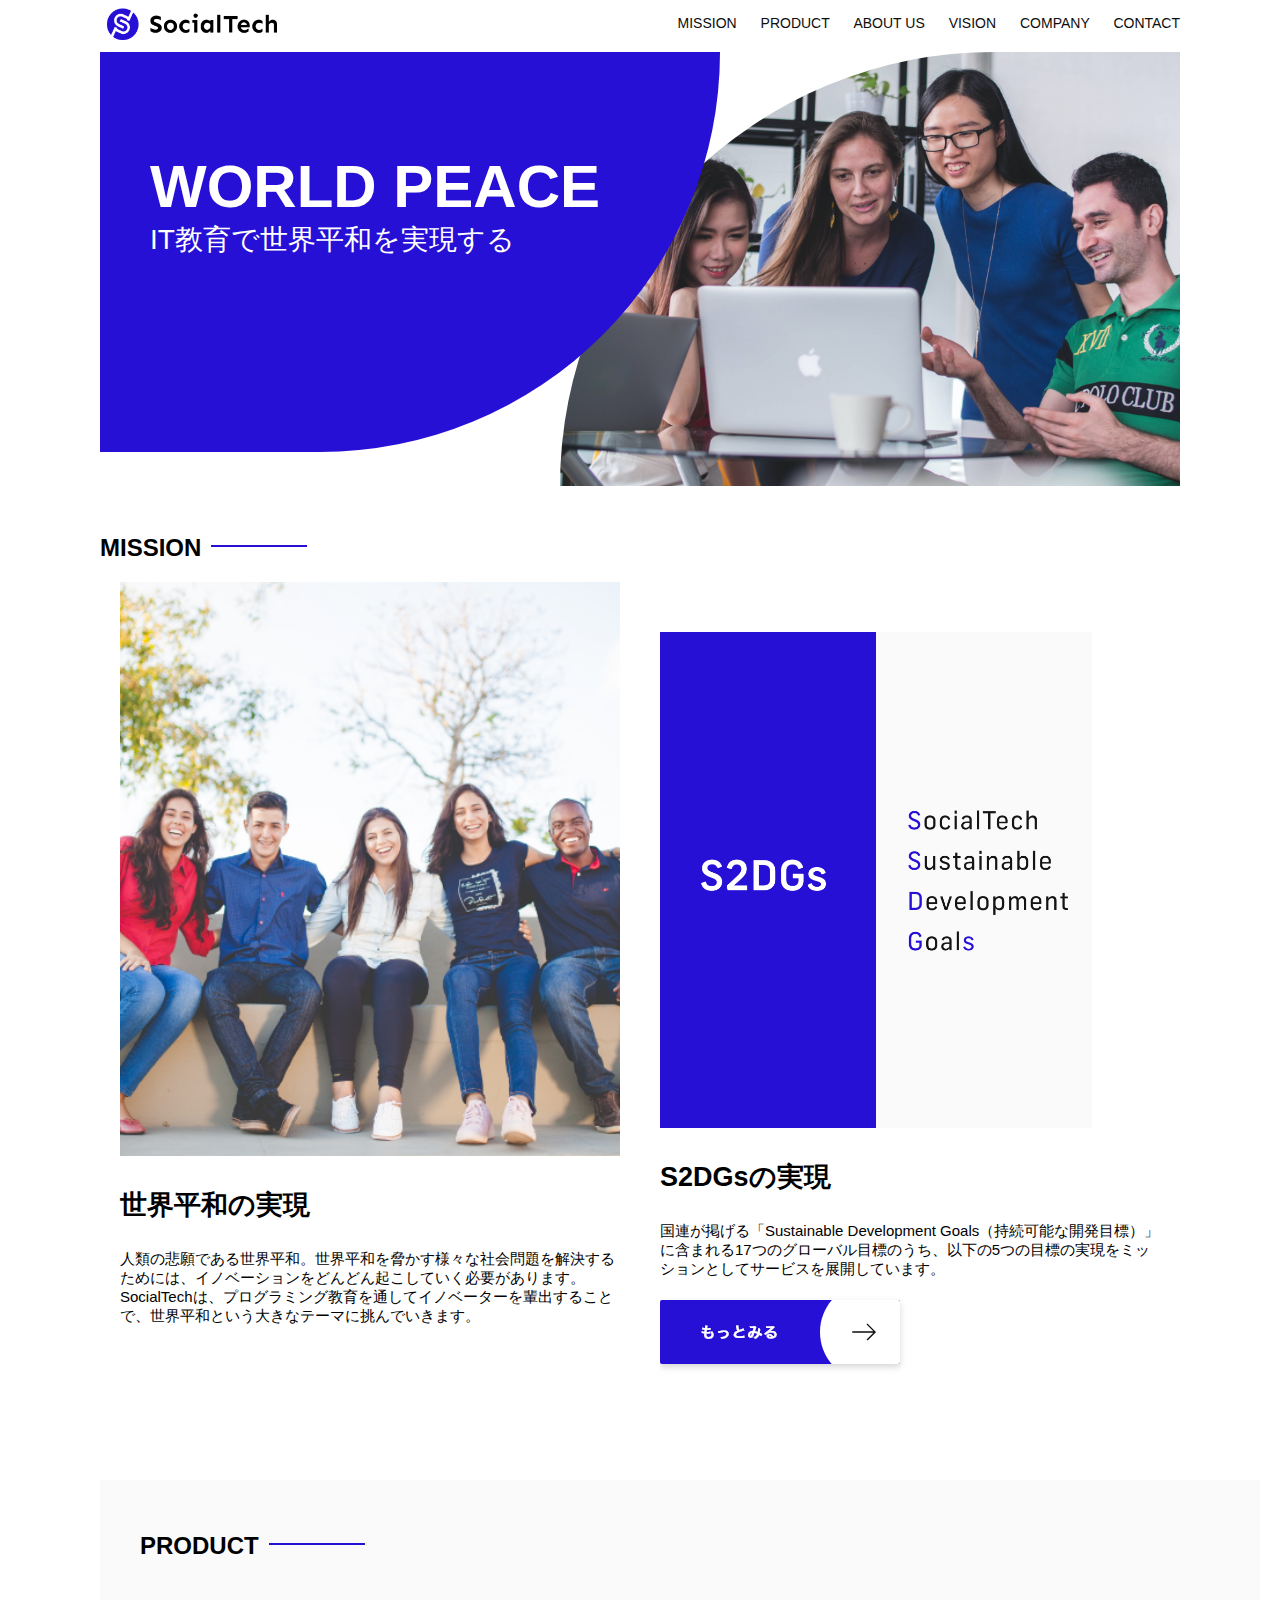
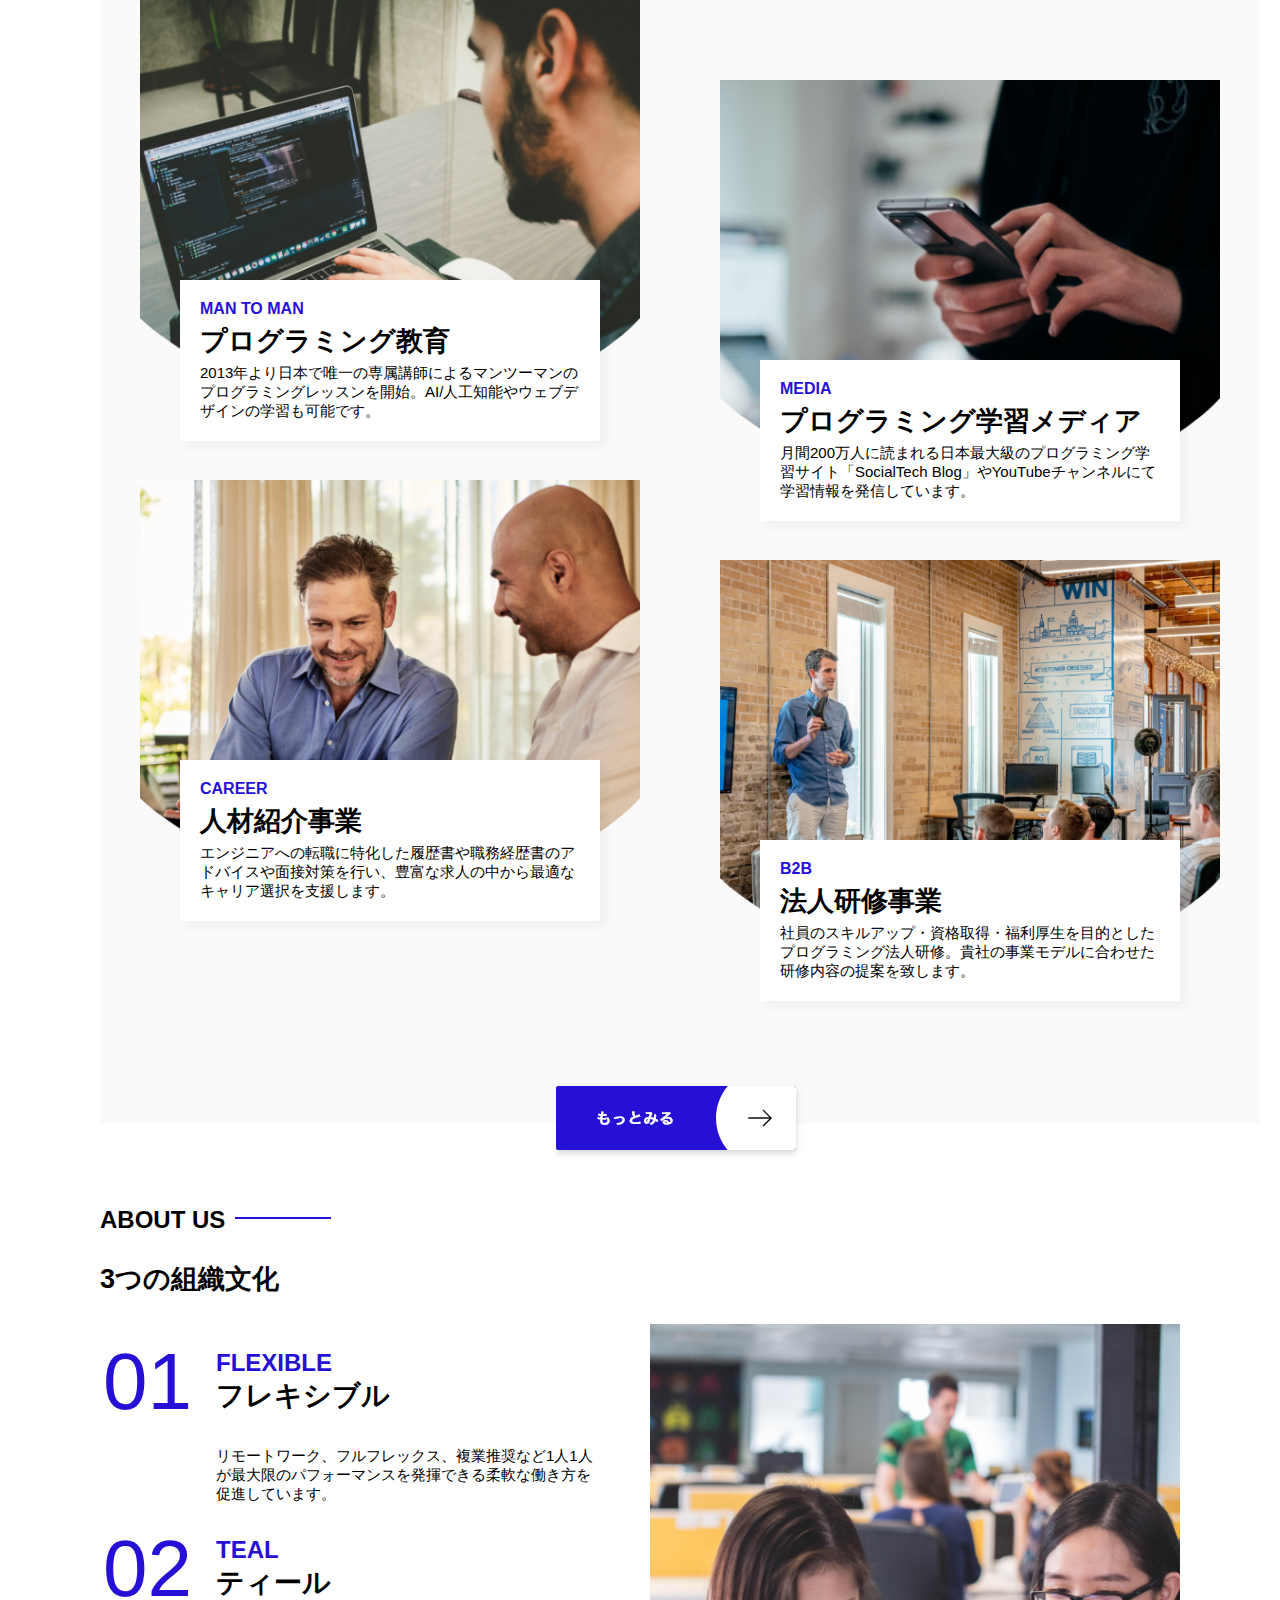
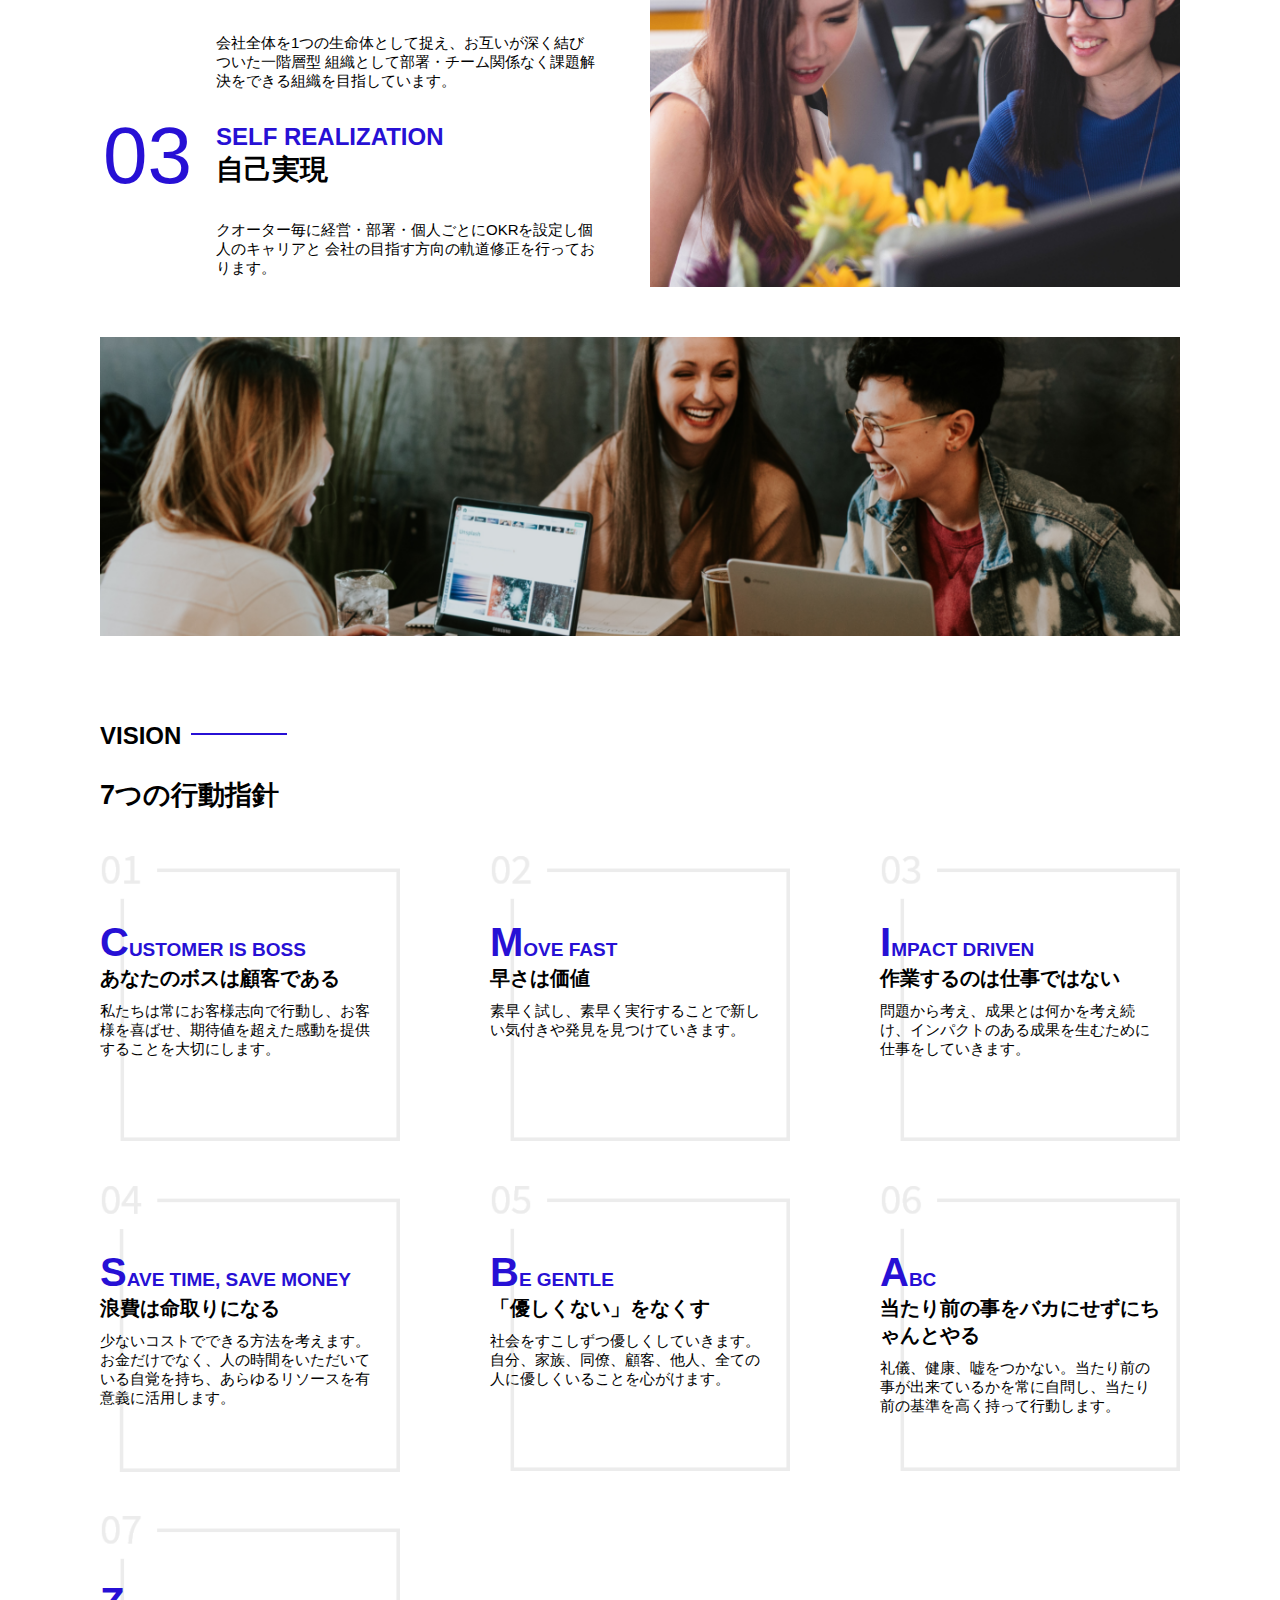
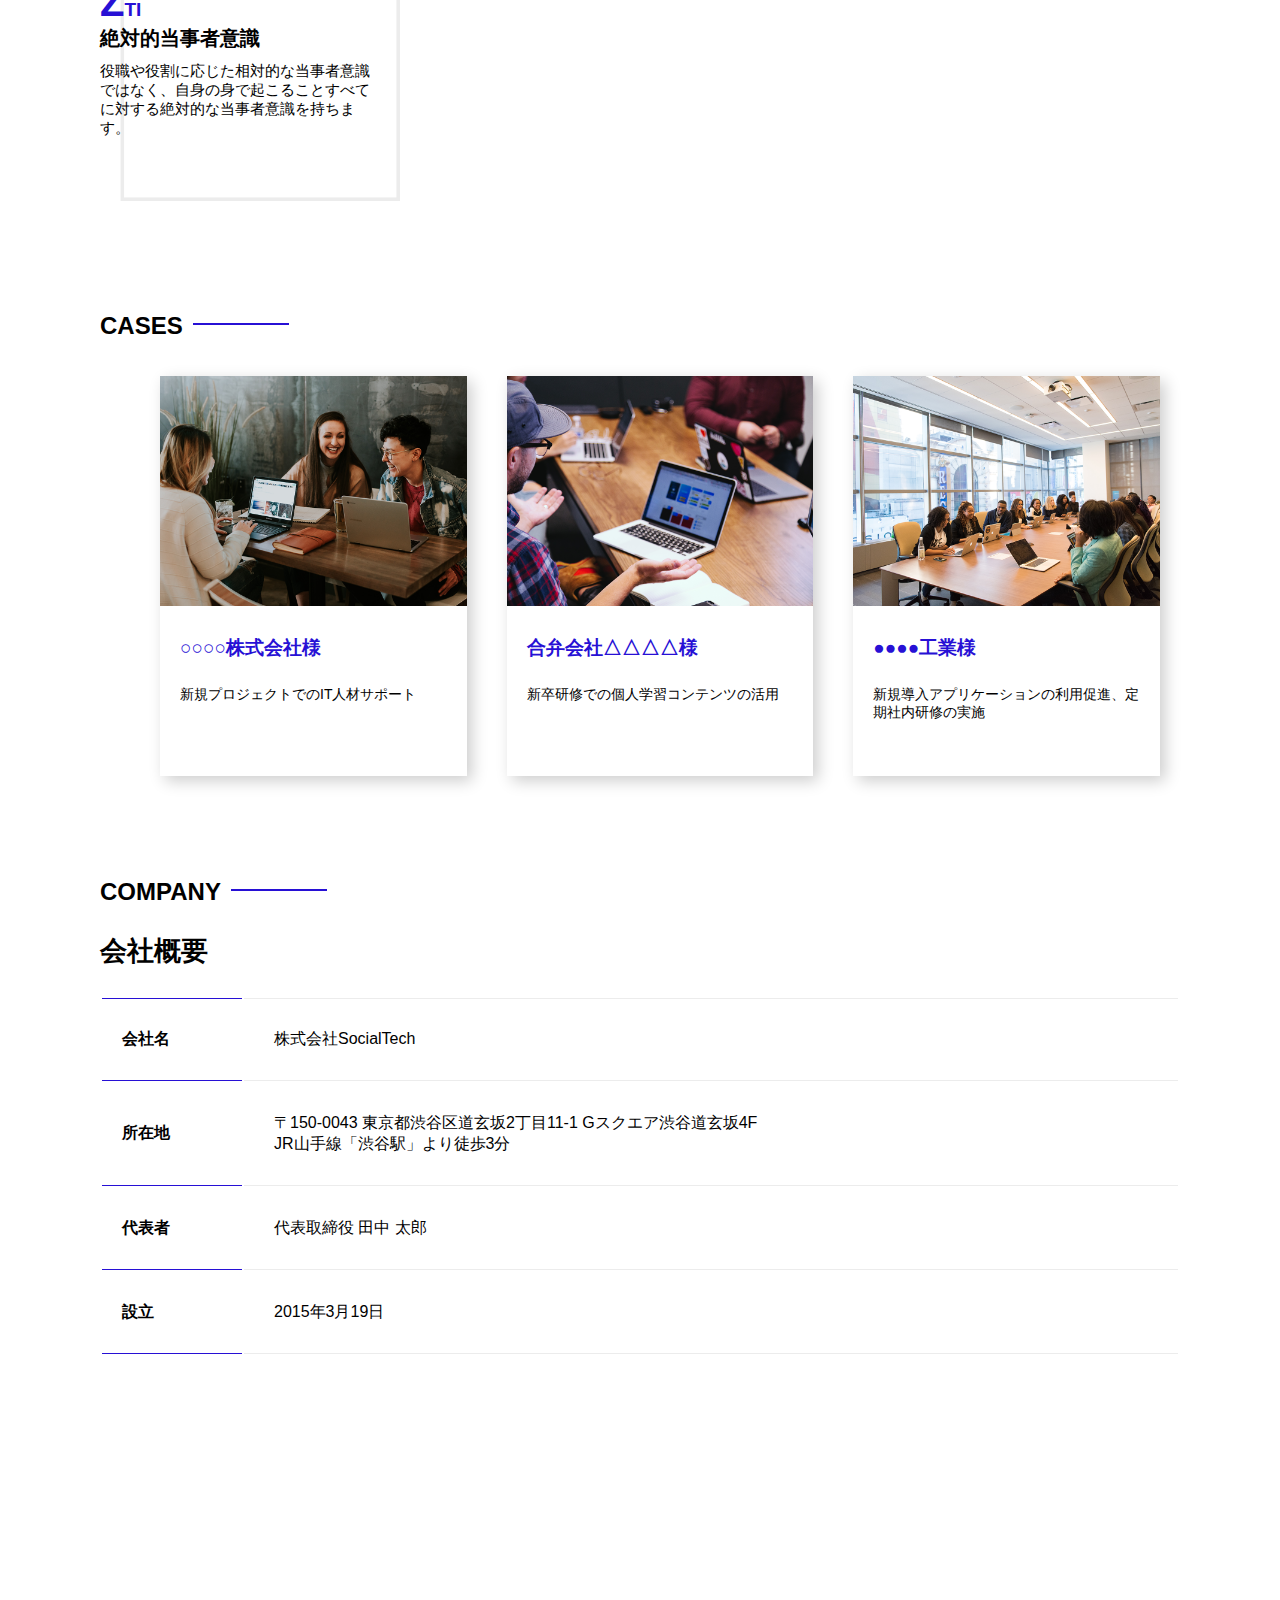
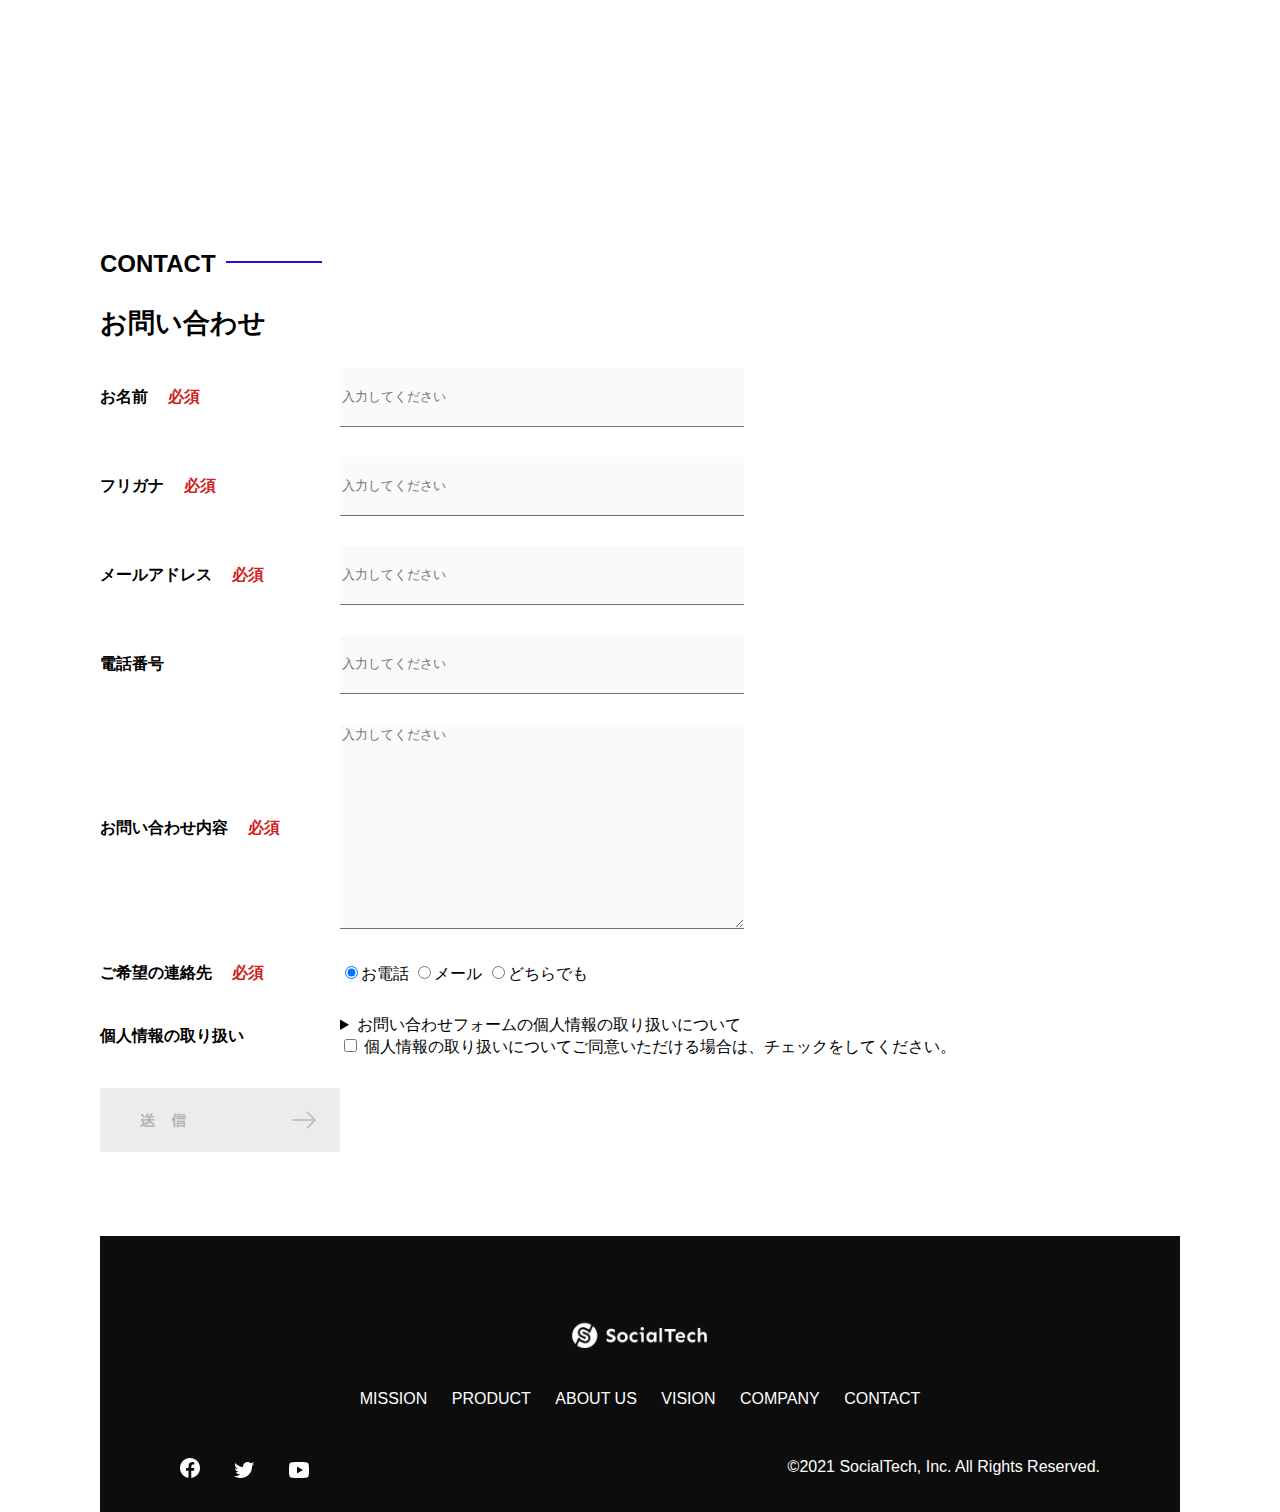
<file: kadai_012/index.html>
<!DOCTYPE html>
<html>
  <head>
    <title>SocialTech</title>
    <meta charset="UTF-8" />
    <meta
      name="description"
      content="SocialTechはEdTech業界のリーディングカンパニーを目指します。"
    />
    <meta name="viewport" content="width=device-width, initial-scale=1.0" />
    <link rel="stylesheet" href="style.css" />
  </head>
  <body>
    <!-- ヘッダー -->
    <header>
      <!-- ロゴ -->
      <a href="index.html" id="logo"
        ><img src="images/logo.png" alt="トップページに戻る"
      /></a>

      <!-- PC用ナビゲーション -->
      <nav id="nav-pc">
        <a href="mission.html">MISSION</a>
        <a href="product.html">PRODUCT</a>
        <a href="index.html#aboutus">ABOUT US</a>
        <a href="index.html#vision">VISION</a>
        <a href="index.html#company">COMPANY</a>
        <a href="index.html#contact">CONTACT</a>
      </nav>
    </header>
    <main>
      <article>
        <!-- メインビジュアル -->
        <section id="main-visual">
          <div id="main-message">
            <h1>WORLD PEACE</h1>
            <p>IT教育で世界平和を実現する</p>
          </div>
          <img
            src="images/index/index-main.png"
            alt="PCの周りに集まる多国籍の仲間たち"
          />
        </section>
        <!--ミッション-->
        <section id="mission">
          <h2 class="index-h2">MISSION</h2>
          <div id="mission-flex">
            <div>
              <img
                id="mission-photo"
                src="images/index/index-mission.png"
                alt="屋外のベンチで写真を撮影する多国籍の仲間たち"
              />
              <h3>世界平和の実現</h3>
              <p>
                人類の悲願である世界平和。世界平和を脅かす様々な社会問題を解決するためには、イノベーションをどんどん起こしていく必要があります。SocialTechは、プログラミング教育を通してイノベーターを輩出することで、世界平和という大きなテーマに挑んでいきます。
              </p>
            </div>
            <div>
              <img id="s2dgs" src="images/index/s2dgs.png" alt="S2DGs" />
              <h3>S2DGsの実現</h3>
              <p>
                国連が掲げる「Sustainable Development
                Goals（持続可能な開発目標）」に含まれる17つのグローバル目標のうち、以下の5つの目標の実現をミッションとしてサービスを展開しています。
              </p>
              <a href="mission.html">
                <img src="images/button-more.png" alt="もっとみる" />
              </a>
            </div>
          </div>
        </section>
        <!-- プロダクト -->
        <section id="product">
          <h2 class="index-h2">PRODUCT</h2>
          <div>
            <div id="product-left">
              <div>
                <img
                  class="product-photo"
                  src="images/index/index-mantoman.png"
                  alt="PCでコードを書く男性"
                />
                <div class="product-explain">
                  <span>MAN TO MAN</span>
                  <h3>プログラミング教育</h3>
                  <p>
                    2013年より日本で唯一の専属講師によるマンツーマンのプログラミングレッスンを開始。AI/人工知能やウェブデザインの学習も可能です。
                  </p>
                </div>
              </div>
              <div>
                <img
                  class="product-photo"
                  src="images/index/index-career.png"
                  alt="笑顔で話し合う2人の男性"
                />
                <div class="product-explain">
                  <span>CAREER</span>
                  <h3>人材紹介事業</h3>
                  <p>
                    エンジニアへの転職に特化した履歴書や職務経歴書のアドバイスや面接対策を行い、豊富な求人の中から最適なキャリア選択を支援します。
                  </p>
                </div>
              </div>
            </div>
            <div id="product-right">
              <div>
                <img
                  class="product-photo"
                  src="images/index/index-media.png"
                  alt="スマートフォンを操作する人"
                />
                <div class="product-explain">
                  <span>MEDIA</span>
                  <h3>プログラミング学習メディア</h3>
                  <p>
                    月間200万人に読まれる日本最大級のプログラミング学習サイト「SocialTech
                    Blog」やYouTubeチャンネルにて学習情報を発信しています。
                  </p>
                </div>
              </div>
              <div>
                <img
                  class="product-photo"
                  src="images/index/index-b2b.png"
                  alt="講演中の男性とそれを聴く人々"
                />
                <div class="product-explain">
                  <span>B2B</span>
                  <h3>法人研修事業</h3>
                  <p>
                    社員のスキルアップ・資格取得・福利厚生を目的としたプログラミング法人研修。貴社の事業モデルに合わせた研修内容の提案を致します。
                  </p>
                </div>
              </div>
            </div>
          </div>
          <div>
            <a id="product-more" href="product.html">
              <img src="images/button-more.png" alt="もっとみる" />
            </a>
          </div>
        </section>
        <!---ABOUT US-->
        <section id="aboutus">
          <h2 class="index-h2">ABOUT US</h2>
          <h3>3つの組織文化</h3>
          <div>
            <table class="culture-table">
              <tr>
                <td>
                  <span class="culture-num">01</span>
                </td>
                <td>
                  <span class="culture-en">FLEXIBLE</span>
                  <span class="culture-jp">フレキシブル</span>
                </td>
              </tr>
              <tr>
                <td>
                  <!--空のセル-->
                </td>
                <td>
                  <p class="culture-description">
                    リモートワーク、フルフレックス、複業推奨など1人1人が最大限のパフォーマンスを発揮できる柔軟な働き方を促進しています。
                  </p>
                </td>
              </tr>
              <tr>
                <td>
                  <span class="culture-num">02</span>
                </td>
                <td>
                  <span class="culture-en">TEAL</span>
                  <span class="culture-jp">ティール</span>
                </td>
              </tr>
              <tr>
                <td>
                  <!--空のセル-->
                </td>
                <td>
                  <p class="culture-description">
                    会社全体を1つの生命体として捉え、お互いが深く結びついた一階層型
                    組織として部署・チーム関係なく課題解決をできる組織を目指しています。
                  </p>
                </td>
              </tr>
              <tr>
                <td>
                  <span class="culture-num">03</span>
                </td>
                <td>
                  <span class="culture-en">SELF REALIZATION</span>
                  <span class="culture-jp">自己実現</span>
                </td>
              </tr>
              <tr>
                <td>
                  <!--空のセル-->
                </td>
                <td>
                  <p class="culture-description">
                    クオーター毎に経営・部署・個人ごとにOKRを設定し個人のキャリアと
                    会社の目指す方向の軌道修正を行っております。
                  </p>
                </td>
              </tr>
            </table>
            <img
              class="culture-img"
              src="images/index/index-aboutus1.png"
              alt="笑顔で話し合う2人の女性"
            />
          </div>
          <img
            class="culture-img2"
            src="images/index/index-aboutus2.png"
            alt="笑顔で話し合う3人の男女"
          />
        </section>
        <!-- VISION -->
        <section id="vision">
          <h2 class="index-h2">VISION</h2>
          <h3>7つの行動指針</h3>
          <div>
            <div class="vision-box">
              <img src="images/index/vision-01.png" alt="01" />
              <span>
                <h4>CUSTOMER IS BOSS</h4>
                <h5>あなたのボスは顧客である</h5>
                <p>
                  私たちは常にお客様志向で行動し、お客様を喜ばせ、期待値を超えた感動を提供することを大切にします。
                </p>
              </span>
            </div>
            <div class="vision-box">
              <img src="images/index/vision-02.png" alt="02" />
              <span>
                <h4>MOVE FAST</h4>
                <h5>早さは価値</h5>
                <p>
                  素早く試し、素早く実行することで新しい気付きや発見を見つけていきます。
                </p>
              </span>
            </div>
            <div class="vision-box">
              <img src="images/index/vision-03.png" alt="03" />
              <span>
                <h4>IMPACT DRIVEN</h4>
                <h5>作業するのは仕事ではない</h5>
                <p>
                  問題から考え、成果とは何かを考え続け、インパクトのある成果を生むために仕事をしていきます。
                </p>
              </span>
            </div>
            <div class="vision-box">
              <img src="images/index/vision-04.png" alt="04" />
              <span>
                <h4>SAVE TIME, SAVE MONEY</h4>
                <h5>浪費は命取りになる</h5>
                <p>
                  少ないコストでできる方法を考えます。お金だけでなく、人の時間をいただいている自覚を持ち、あらゆるリソースを有意義に活用します。
                </p>
              </span>
            </div>
            <div class="vision-box">
              <img src="images/index/vision-05.png" alt="05" />
              <span>
                <h4>BE GENTLE</h4>
                <h5>「優しくない」をなくす</h5>
                <p>
                  社会をすこしずつ優しくしていきます。自分、家族、同僚、顧客、他人、全ての人に優しくいることを心がけます。
                </p>
              </span>
            </div>
            <div class="vision-box">
              <img src="images/index/vision-06.png" alt="06" />
              <span>
                <h4>ABC</h4>
                <h5>当たり前の事をバカにせずにちゃんとやる</h5>
                <p>
                  礼儀、健康、嘘をつかない。当たり前の事が出来ているかを常に自問し、当たり前の基準を高く持って行動します。
                </p>
              </span>
            </div>
            <div class="vision-box">
              <img src="images/index/vision-07.png" alt="07" />
              <span>
                <h4>ZTI</h4>
                <h5>絶対的当事者意識</h5>
                <p>
                  役職や役割に応じた相対的な当事者意識ではなく、自身の身で起こることすべてに対する絶対的な当事者意識を持ちます。
                </p>
              </span>
            </div>
          </div>
        </section>
        <!-- CASES -->
        <section id="cases">
          <h2 class="index-h2">CASES</h2>
         <ul id="cases-card">
           <li class="case-info">
             <img class="case-img" src="images/index/case-1.png" alt="仲良く語り合う3人">
             <div>
               <h4 class="case-name">○○○○株式会社様</h4>
               <p class="case-content">
                 新規プロジェクトでのIT人材サポート
               </p>
             </div>
            </li>
           <li class="case-info">
             <img class="case-img" src="images/index/case-2.png" alt="PCでコンテンツを見る">
             <div>
               <h4 class="case-name">合弁会社△△△△様</h4>
               <p class="case-content">
                 新卒研修での個人学習コンテンツの活用
               </p>
             </div>
            </li>
           <li class="case-info">
             <img class="case-img" src="images/index/case-3.png" alt="社内研修中の会議室">
             <div>
               <h4 class="case-name">●●●●工業様</h4>
               <p class="case-content">
                 新規導入アプリケーションの利用促進、定期社内研修の実施
               </p>
             </div>
            </li>
          </ul>
        </section>
        <!-- COMPANY -->
        <section id="company">
          <h2 class="index-h2">COMPANY</h2>
          <h3>会社概要</h3>
          <table id="company-table">
            <tr>
              <th class="tableheader-first">会社名</th>
              <td class="cell-first">株式会社SocialTech</td>
            </tr>
            <tr>
              <th class="tableheader">所在地</th>
              <td class="cell">
                〒150-0043 東京都渋谷区道玄坂2丁目11-1 Gスクエア渋谷道玄坂4F<br />JR山手線「渋谷駅」より徒歩3分
              </td>
            </tr>
            <tr>
              <th class="tableheader">代表者</th>
              <td class="cell">代表取締役 田中 太郎</td>
            </tr>
            <tr>
              <th class="tableheader">設立</th>
              <td class="cell">2015年3月19日</td>
            </tr>
          </table>
          <iframe
            src="https://www.google.com/maps/embed?pb=!1m18!1m12!1m3!1d3241.7759544892483!2d139.69399665123464!3d35.65789123876098!2m3!1f0!2f0!3f0!3m2!1i1024!2i768!4f13.1!3m3!1m2!1s0x60188caa0042e8d1%3A0xba130bea826a7aa2!2z44CSMTUwLTAwNDMg5p2x5Lqs6YO95riL6LC35Yy66YGT546E5Z2C77yS5LiB55uu77yR77yR4oiS77yR!5e0!3m2!1sja!2sjp!4v1636872991912!5m2!1sja!2sjp"
            style="border: 0"
            allowfullscreen=""
            loading="lazy"
          >
          </iframe>
        </section>
        <!-- お問い合わせフォーム -->
        <section id="contact">
          <h2 class="index-h2">CONTACT</h2>
          <h3>お問い合わせ</h3>
          <form>
            <div>
              <div class="contact-heading">
                <label class="contact-label"
                  >お名前<span class="contact-span">必須</span></label
                >
              </div>
              <div class="contact-form">
                <input
                  type="text"
                  name="name"
                  placeholder="入力してください"
                  class="contact-textbox"
                />
              </div>
            </div>
            <div>
              <div class="contact-heading">
                <label class="contact-label"
                  >フリガナ<span class="contact-span">必須</span></label
                >
              </div>
              <div>
                <input
                  type="text"
                  name="hurigana"
                  placeholder="入力してください"
                  class="contact-textbox"
                />
              </div>
            </div>
            <div>
              <div class="contact-heading">
                <label class="contact-label"
                  >メールアドレス<span class="contact-span">必須</span></label
                >
              </div>
              <div>
                <input
                  type="text"
                  name="email"
                  placeholder="入力してください"
                  class="contact-textbox"
                />
              </div>
            </div>
            <div>
              <div class="contact-heading">
                <label class="contact-label">電話番号</label>
              </div>
              <div>
                <input
                  type="text"
                  name="tel"
                  placeholder="入力してください"
                  class="contact-textbox"
                />
              </div>
            </div>
            <div>
              <div class="contact-heading">
                <label class="contact-label"
                  >お問い合わせ内容<span class="contact-span">必須</span></label
                >
              </div>
              <div>
                <textarea
                  class="contact-textarea"
                  placeholder="入力してください"
                  name="message"
                ></textarea>
              </div>
            </div>
            <div>
              <div class="contact-heading">
                <label class="contact-label"
                  >ご希望の連絡先<span class="contact-span">必須</span></label
                >
              </div>
              <div>
                <input
                  class="radiobutton"
                  type="radio"
                  value="tel"
                  name="contact"
                  checked
                /><label>お電話</label>
                <input
                  class="radiobutton"
                  type="radio"
                  value="mail"
                  name="contact"
                /><label>メール</label>
                <input
                  class="radiobutton"
                  type="radio"
                  value="both"
                  name="contact"
                /><label>どちらでも</label>
              </div>
            </div>
            <div>
              <div class="contact-heading">
                <label class="contact-label">個人情報の取り扱い</label>
              </div>
              <div>
                <details>
                  <summary>
                    お問い合わせフォームの個人情報の取り扱いについて
                  </summary>
                  <div>
                    <span>１．組織の名称又は氏名</span><br />
                    株式会社SocialTech<br /><br />
                    <span
                      >２．個人情報保護管理者（若しくはその代理人）の氏名又は職名、所属及び連絡先
                      鈴木 一郎 コーポレート部</span
                    ><br />
                    メールアドレス：support@socialtech.net<br />
                    TEL：03-xxxx-xxxx<br />
                    <span>３．個人情報の利用目的</span><br />
                    ・本サービス及び本サービスに関連する情報の提供又はそれらに関する連絡のため<br />
                    ・ユーザーの本人確認のため<br />
                    ・当社サービスのご案内のため<br />
                    ・当社の商品等の広告または宣伝（電子メールによるものを含むものとします。）<br /><br />
                    <span>４．個人情報の取り扱い業務の委託</span><br />
                    個人情報の取扱業務の全部または一部を外部に業務委託する場合があります。<br />
                    その際、弊社は、個人情報を適切に保護できる管理体制を敷き実行していることを条件として<br />
                    委託先を厳選したうえで、機密保持契約を委託先と締結し、お客様の個人情報を厳密に管理させます。<br /><br />
                    <span>５．個人情報の開示等の請求</span><br />
                    お客様は、弊社に対してご自身の個人情報の開示等（利用目的の通知、開示、内容の訂正・追加・削除、利用の停止または消去、第三者への提供の停止）に関して、当社問合わせ窓口に申し出ることができます。<br />
                    その際、弊社はお客様ご本人を確認させていただいたうえで、合理的な期間内に対応いたします。<br /><br />
                    なお、個人情報に関する弊社問合わせ先は、次の通りです。<br /><br />
                    株式会社SocialTech　個人情報問合せ窓口<br />
                    〒150-0043　東京都渋谷区道玄坂2丁目11-1 Ｇスクエア渋谷道玄坂
                    4F<br />
                    メールアドレス：support@socialtech.net　TEL：03-xxxx-xxxx<br /><br />
                    <span>６．個人情報を提供されることの任意性について</span
                    ><br /><br />
                    お客様がご自身の個人情報を弊社に提供されるか否かは、お客様のご判断によりますが、もしご提供されない場合には、適切なサービスが提供できない場合がありますので予めご了承ください。
                  </div>
                </details>
                <input type="checkbox" name="agree" />
                <span
                  >個人情報の取り扱いについてご同意いただける場合は、チェックをしてください。</span
                >
              </div>
            </div>
            <input
              type="image"
              value="Submit"
              src="images/button-submit.png"
              alt="送信する"
            />
          </form>
        </section>
      </article>
      <footer>
        <div id="footer-logo">
          <img src="images/logo-sp.png" alt="SocialTech" />
        </div>
        <div id="footer-link">
          <a href="mission.html">MISSION</a>
          <a href="product.html">PRODUCT</a>
          <a href="index.html#aboutus">ABOUT US</a>
          <a href="index.html#vision">VISION</a>
          <a href="index.html#company">COMPANY</a>
          <a href="index.html#contact">CONTACT</a>
        </div>
        <div id="sns-footer">
          <a href="https://www.facebook.com/sejuku2013"
            ><img src="images/button-facebook.png" alt="Facebookのリンク"
          /></a>
          <a href="https://twitter.com/samuraijuku"
            ><img src="images/button-twitter.png" alt="Twitterのリンク"
          /></a>
          <a href="https://www.youtube.com/channel/UCCFOQO5aDK0xXam4cUQXT8g"
            ><img src="images/button-youtube.png" alt="YouTubeのリンク"
          /></a>
          <span id="copyright"
            >&copy;2021 SocialTech, Inc. All Rights Reserved.
          </span>
        </div>
      </footer>
    </main>
  </body>
</html>
</file>
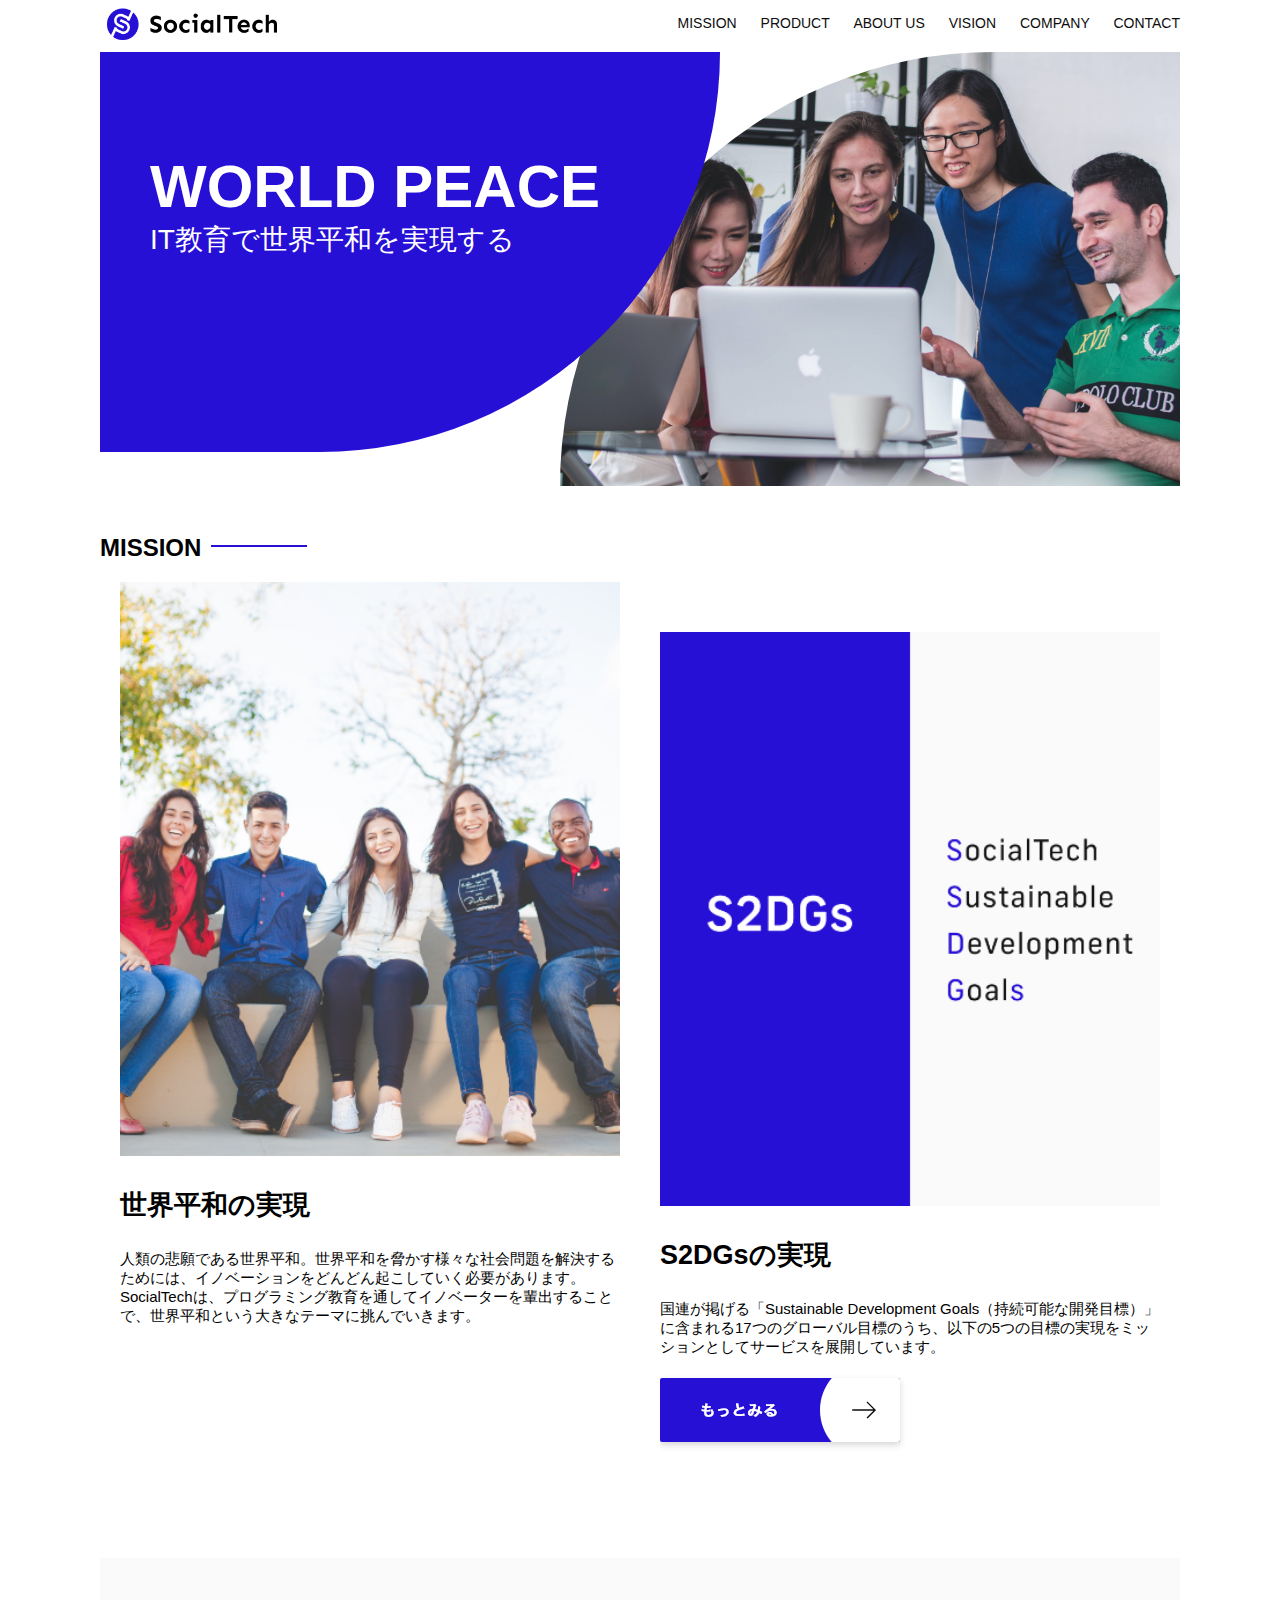
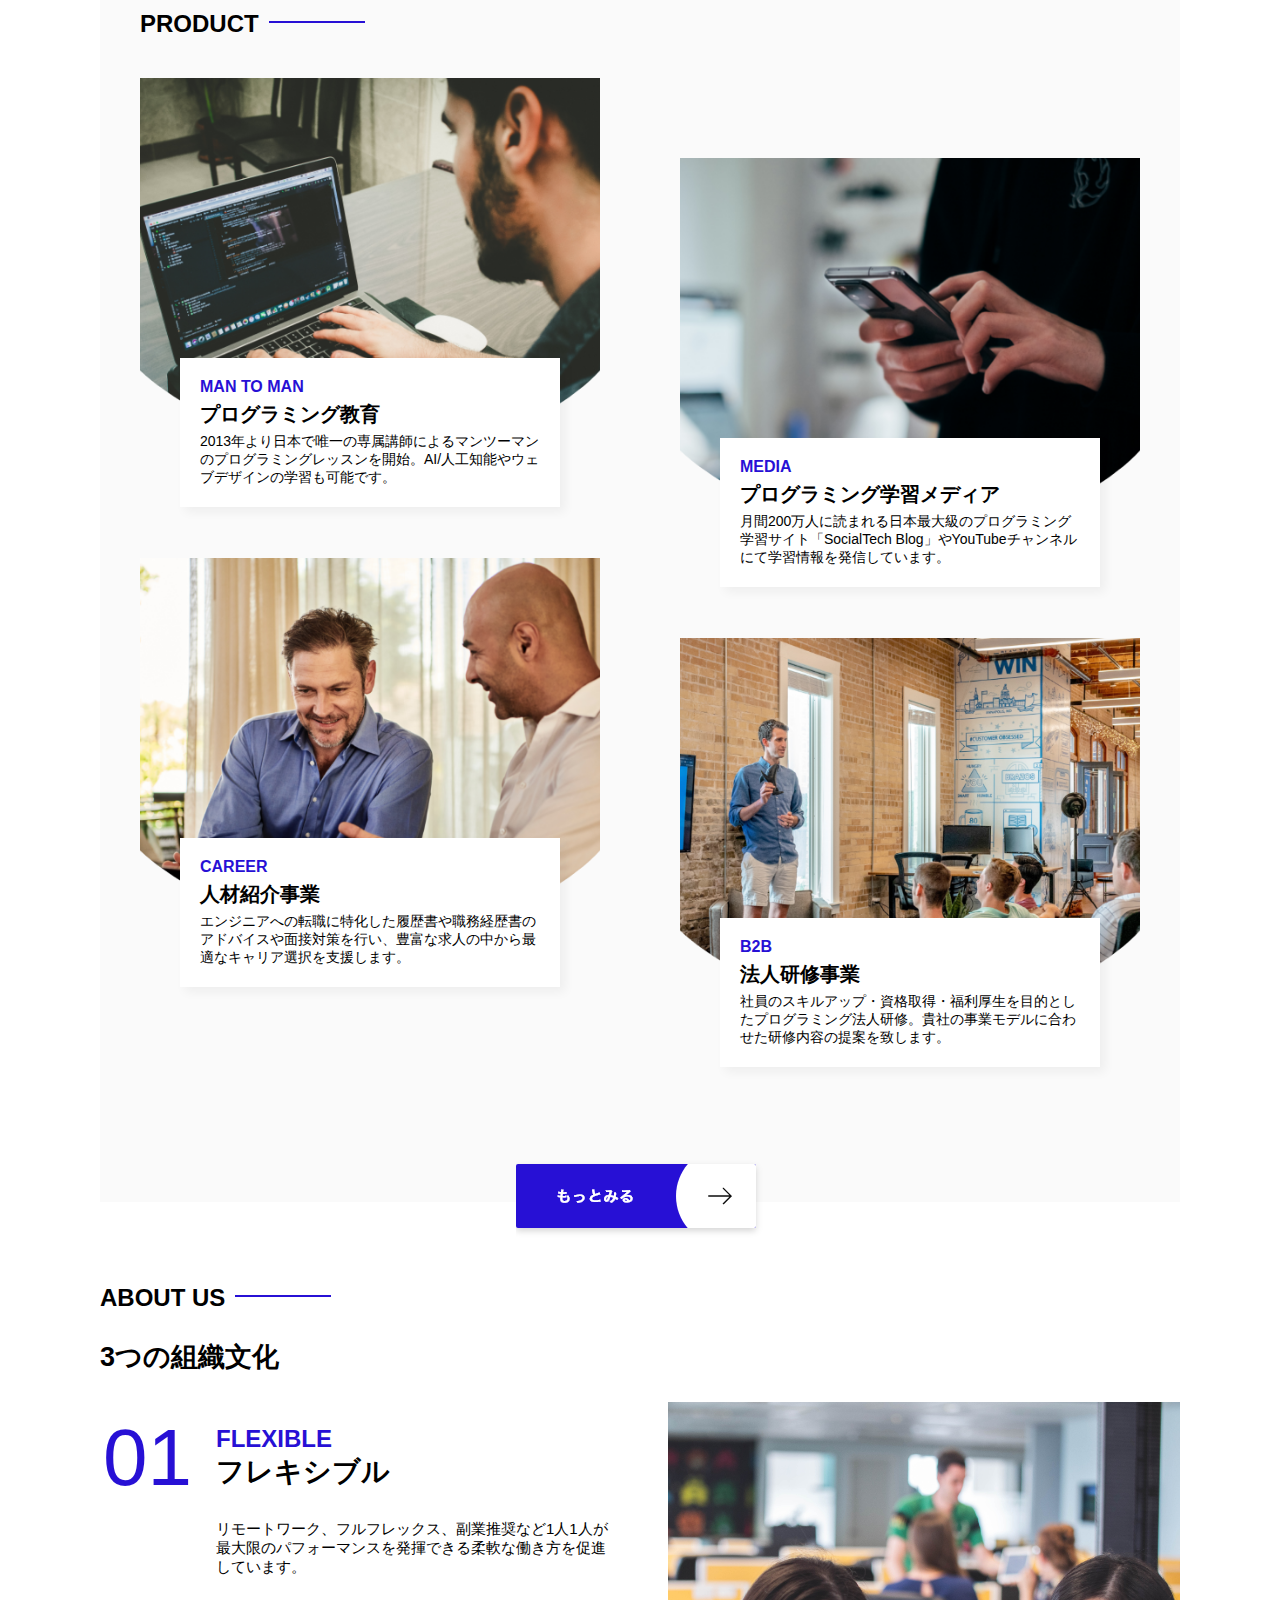
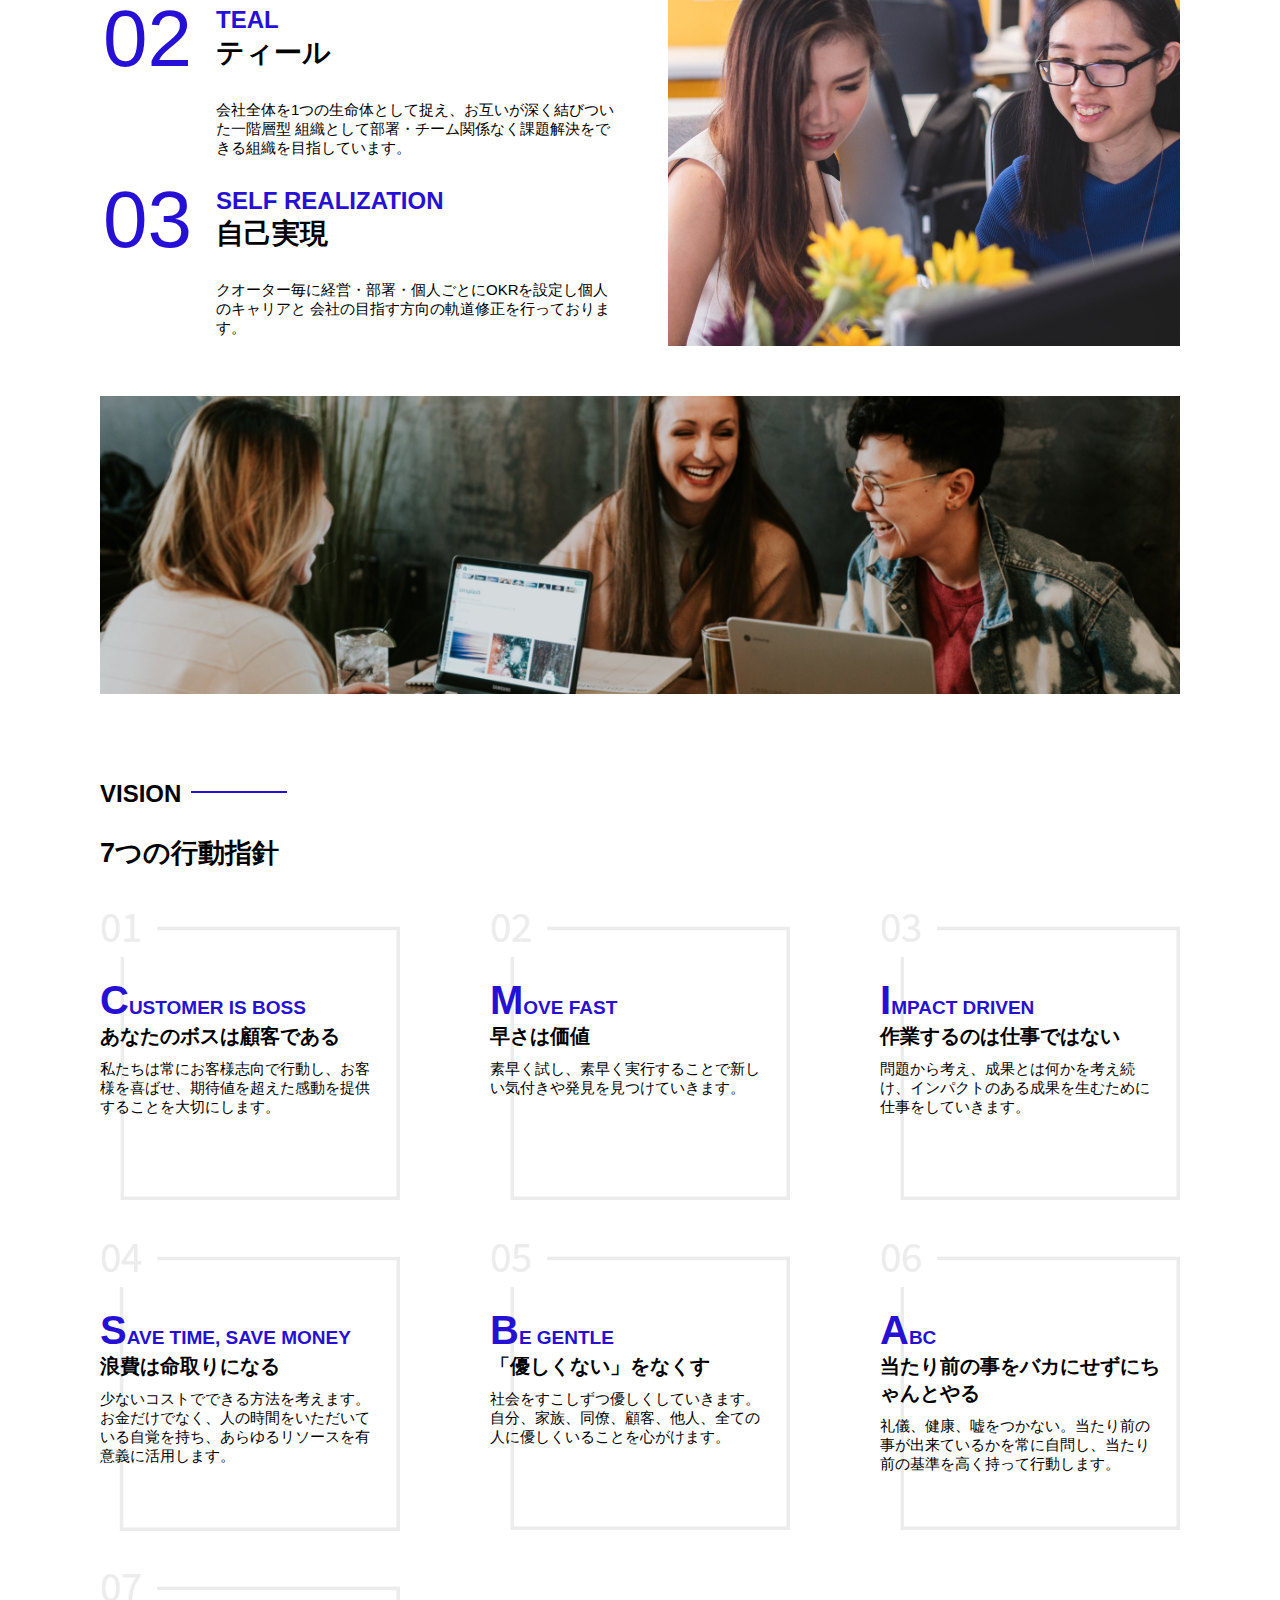
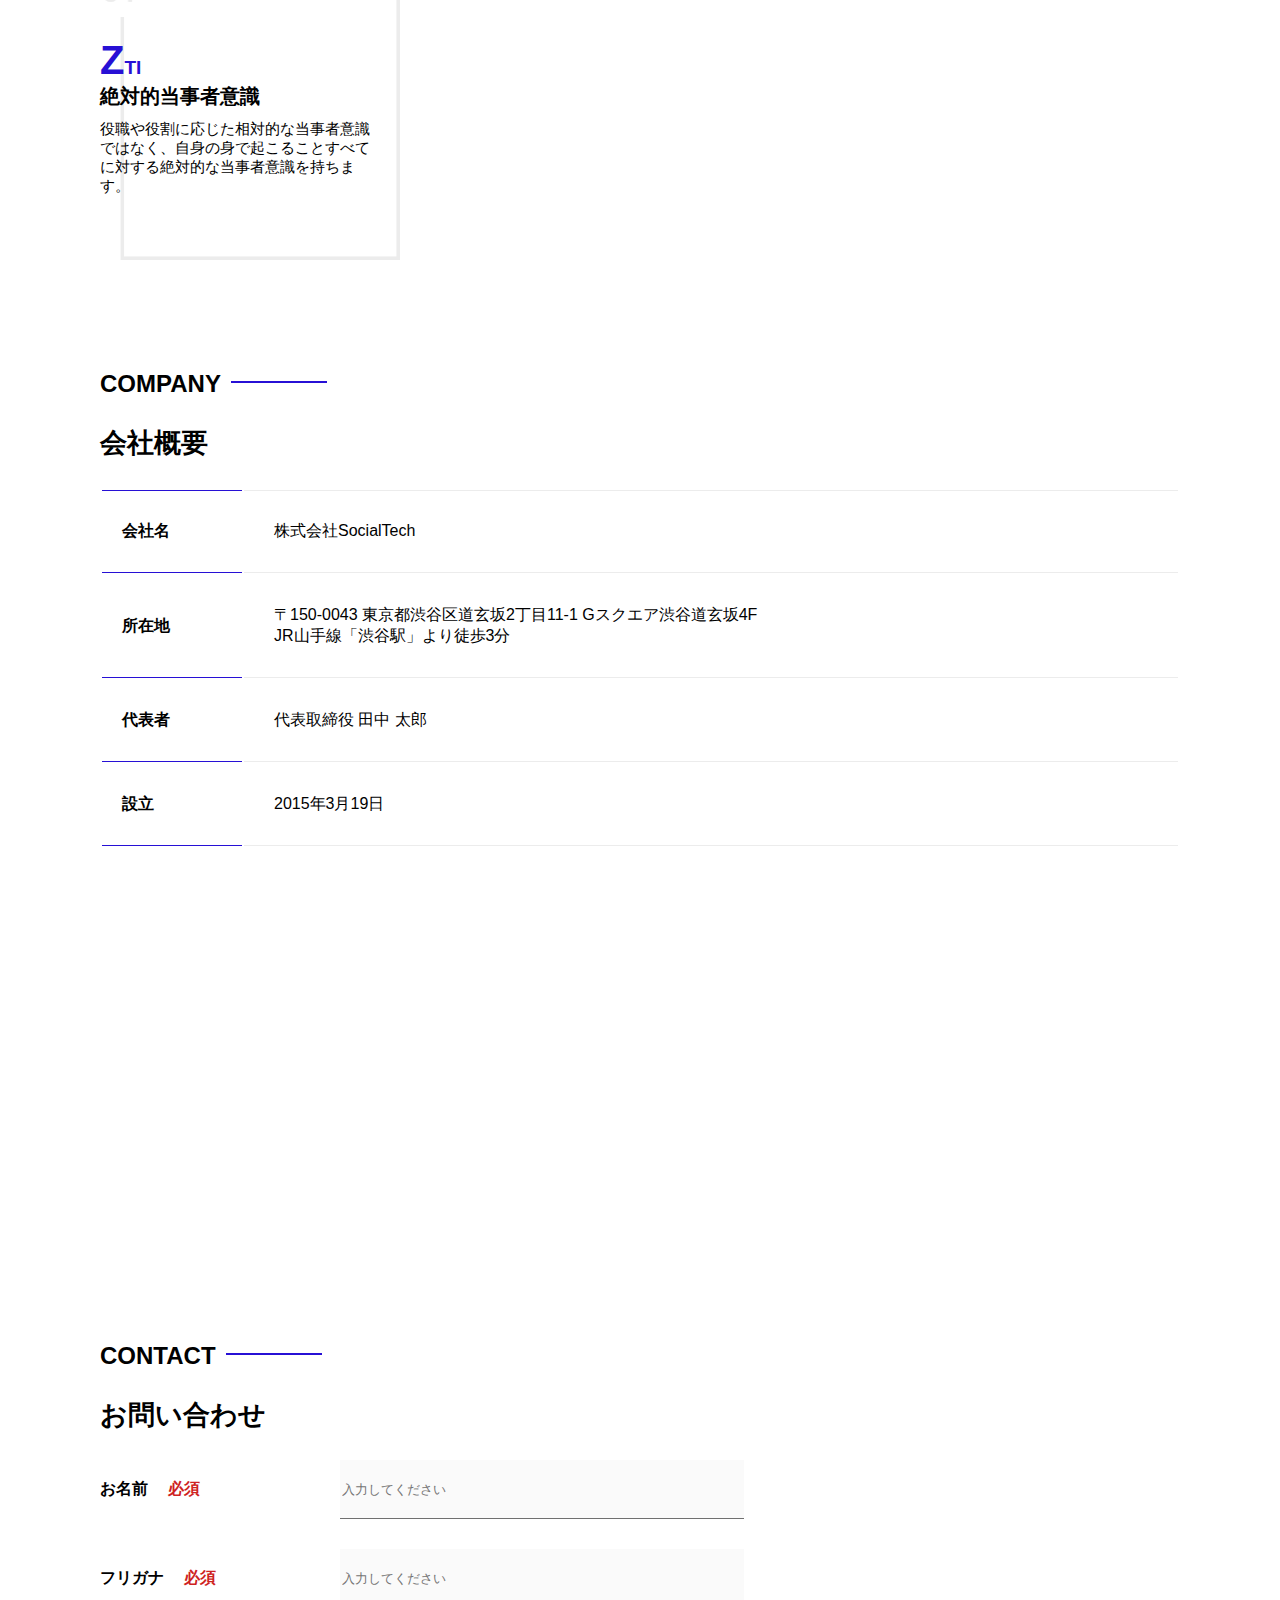
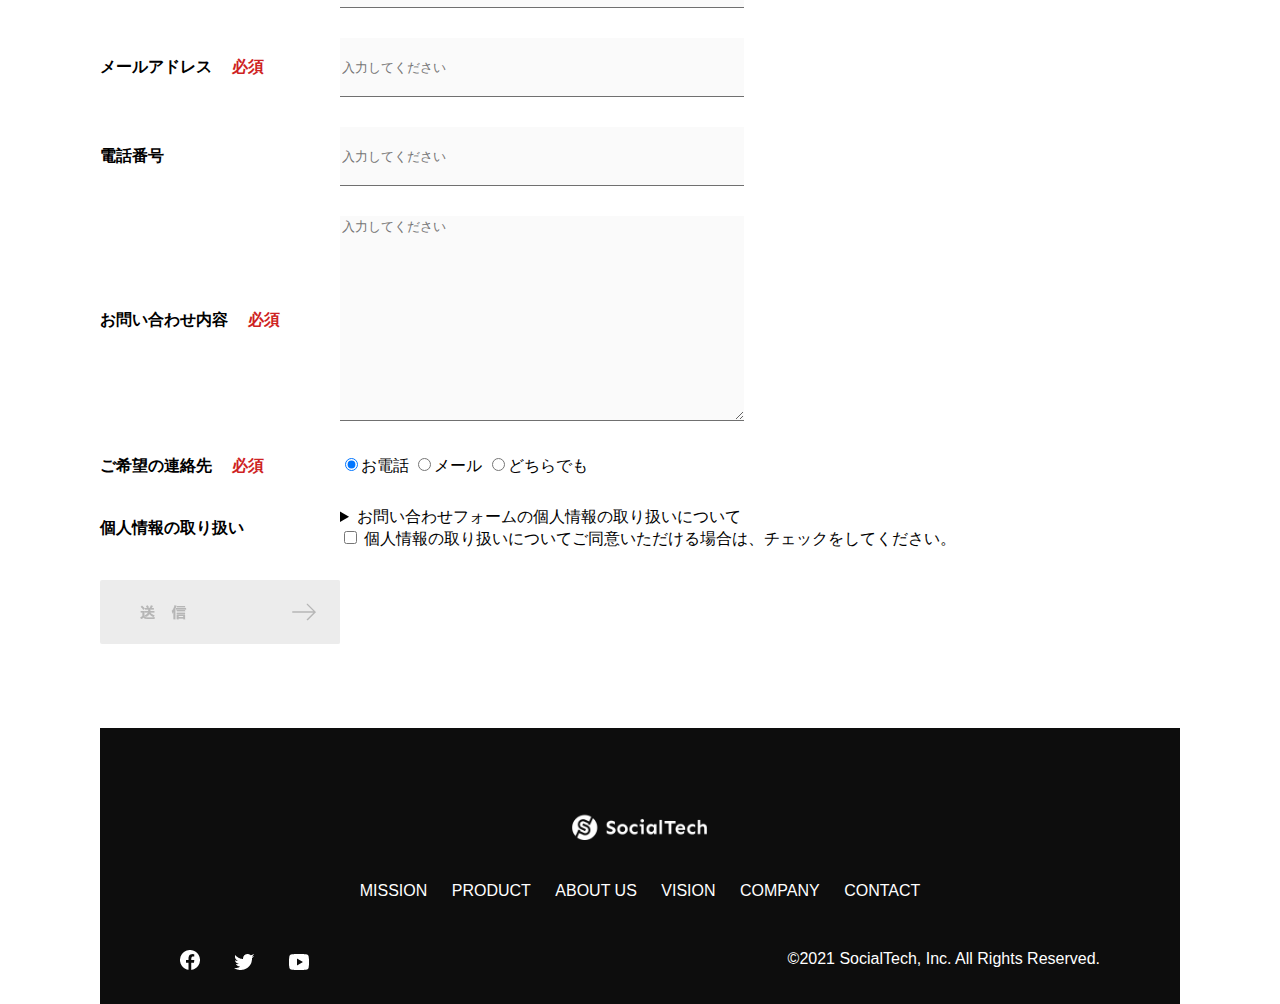
<file: kadai_tutorial_output/index.html>
<!DOCTYPE html>
<html>
  <head>
    <title>SocialTech</title>
    <meta charset="UTF-8">
    <meta name="description" content="SocialTechはEdTech業界のリーディングカンパニーを目指します。">
    <meta name="viewport" content="width=device-width, initial-scale=1.0">
    <link rel="stylesheet" href="style.css">
  </head>
  <body>
    <!-- ヘッダー -->
    <header>
     <!-- ロゴ -->
     <a href="index.html" id="logo"><img src="images/logo.png" alt="トップページに戻る"></a>
     <!-- PC用ナビゲーション -->
     <nav id="nav-pc">
       <a href="mission.html">MISSION</a>
       <a href="product.html">PRODUCT</a>
       <a href="index.html#aboutus">ABOUT US</a>
       <a href="index.html#vision">VISION</a>
       <a href="index.html#company">COMPANY</a>
       <a href="index.html#contact">CONTACT</a>
     </nav>
     <!-- スマホ用メニューボタン -->
     <img id="menu-sp" src="images/button-menu.png" alt="ナビゲーションを開く" onclick="document.getElementById('nav-sp').style.display = 'block'">
     <!-- スマホ用ナビゲーション -->
     <nav id="nav-sp">
      <img id="close" src="images/button-close.png" alt="ナビゲーションを閉じる" onclick="document.getElementById('nav-sp').style.display = 'none'">
      <a id="logo-sp" href="index.html" onclick="document.getElementById('nav-sp').style.display = 'none'"><img
          src="images/logo-sp.png" alt="トップページに戻る"></a>
      <a class="menu" href="mission.html" onclick="document.getElementById('nav-sp').style.display = 'none'">MISSION</a>
      <a class="menu" href="product.html" onclick="document.getElementById('nav-sp').style.display = 'none'">PRODUCT</a>
      <a class="menu" href="index.html#aboutus" onclick="document.getElementById('nav-sp').style.display = 'none'">ABOUT
        US</a>
      <a class="menu" href="index.html#vision"
        onclick="document.getElementById('nav-sp').style.display = 'none'">VISION</a>
      <a class="menu" href="index.html#company"
        onclick="document.getElementById('nav-sp').style.display = 'none'">COMPANY</a>
      <a class="menu" href="index.html#contact"
        onclick="document.getElementById('nav-sp').style.display = 'none'">CONTACT</a>
      <div id="sns">
        <a href="https://www.facebook.com/sejuku2013"><img src="images/button-facebook.png" alt="Facebookのリンク"></a>
        <a href="https://twitter.com/samuraijuku"><img src="images/button-twitter.png" alt="Twitterのリンク"></a>
        <a href="https://www.youtube.com/channel/UCCFOQO5aDK0xXam4cUQXT8g"><img src="images/button-youtube.png" alt="YouTubeのリンク"></a>
      </div>
     </nav>
   </header>
   <main>
    <article>
      <!-- メインビジュアル -->
      <section id="main-visual">
        <div id="main-message">
          <h1>WORLD PEACE</h1>
          <p>IT教育で世界平和を実現する</p>
        </div>
       <img src="images/index/index-main.png" alt="PCの周りに集まる多国籍の仲間たち">
      </section>
      <!--ミッション-->
      <section id="mission">
        <h2 class="index-h2">MISSION</h2>
        <div id="mission-flex">
          <div>
            <img id="mission-photo" src="images/index/index-mission.png" alt="屋外のベンチで写真を撮影する多国籍の仲間たち">
            <h3>世界平和の実現</h3>
            <p>
             人類の悲願である世界平和。世界平和を脅かす様々な社会問題を解決するためには、イノベーションをどんどん起こしていく必要があります。SocialTechは、プログラミング教育を通してイノベーターを輩出することで、世界平和という大きなテーマに挑んでいきます。
            </p>
          </div>
          <div>
            <img id="s2dgs" src="images/index/s2dgs.png" alt="S2DGs">
            <h3>S2DGsの実現</h3>
            <p>国連が掲げる「Sustainable Development Goals（持続可能な開発目標）」に含まれる17つのグローバル目標のうち、以下の5つの目標の実現をミッションとしてサービスを展開しています。</p>
            <a href="mission.html">
             <img src="images/button-more.png" alt="もっとみる">
            </a>
          </div>
        </div>
      </section>
      <!-- プロダクト -->
      <section id="product">
        <h2 class="index-h2">PRODUCT</h2>
        <div>
          <div id="product-left">
            <div>
              <img class="product-photo" src="images/index/index-mantoman.png" alt="PCでコードを書く男性">
              <div class="product-explain">
                <span>MAN TO MAN</span>
                <h3>プログラミング教育</h3>
                <p>2013年より日本で唯一の専属講師によるマンツーマンのプログラミングレッスンを開始。AI/人工知能やウェブデザインの学習も可能です。</p>
              </div>
            </div>
            <div>
              <img class="product-photo" src="images/index/index-career.png" alt="笑顔で話し合う2人の男性">
              <div class="product-explain">
                <span>CAREER</span>
                <h3>人材紹介事業</h3>
                <p>エンジニアへの転職に特化した履歴書や職務経歴書のアドバイスや面接対策を行い、豊富な求人の中から最適なキャリア選択を支援します。</p>
              </div>
            </div>
          </div>
          <div id="product-right">
            <div>
              <img class="product-photo" src="images/index/index-media.png" alt="スマートフォンを操作する人">
              <div class="product-explain">
                <span>MEDIA</span>
                <h3>プログラミング学習メディア</h3>
                <p>月間200万人に読まれる日本最大級のプログラミング学習サイト「SocialTech Blog」やYouTubeチャンネルにて学習情報を発信しています。</p>
              </div>
            </div>
            <div>
              <img class="product-photo" src="images/index/index-b2b.png" alt="講演中の男性とそれを聴く人々">
              <div class="product-explain">
                <span>B2B</span>
                <h3>法人研修事業</h3>
                <p>社員のスキルアップ・資格取得・福利厚生を目的としたプログラミング法人研修。貴社の事業モデルに合わせた研修内容の提案を致します。</p>
              </div>
            </div>
          </div>
        </div>
        <div>
          <a id="product-more" href="product.html">
            <img src="images/button-more.png" alt="もっとみる">
          </a>
        </div>
      </section>
      <!---ABOUT US-->
      <section id="aboutus">
        <h2 class="index-h2">ABOUT US</h2>
        <h3>3つの組織文化</h3>
        <div>
          <table class="culture-table">
            <tr>
              <td>
                <span class="culture-num">01</span>
              </td>
              <td>
                <span class="culture-en">FLEXIBLE</span>
                <span class="culture-jp">フレキシブル</span>
              </td>
            </tr>
            <tr>
              <td>
                <!--空のセル-->
              </td>
              <td>
                <p class="culture-description">
                  リモートワーク、フルフレックス、副業推奨など1人1人が最大限のパフォーマンスを発揮できる柔軟な働き方を促進しています。
                </p>
              </td>
            </tr>
            <tr>
              <td>
                <span class="culture-num">02</span>
              </td>
              <td>
                <span class="culture-en">TEAL</span>
                <span class="culture-jp">ティール</span>
              </td>
            </tr>
            <tr>
              <td>
                <!--空のセル-->
              </td>
              <td>
                <p class="culture-description">
                  会社全体を1つの生命体として捉え、お互いが深く結びついた一階層型
                  組織として部署・チーム関係なく課題解決をできる組織を目指しています。
                </p>
              </td>
            </tr>
            <tr>
              <td>
                <span class="culture-num">03</span>
              </td>
              <td>
                <span class="culture-en">SELF REALIZATION</span>
                <span class="culture-jp">自己実現</span>
              </td>
            </tr>
            <tr>
              <td>
                <!--空のセル-->
              </td>
              <td>
                <p class="culture-description">
                  クオーター毎に経営・部署・個人ごとにOKRを設定し個人のキャリアと
                  会社の目指す方向の軌道修正を行っております。
                </p>
              </td>
            </tr>
          </table>
           <img class="culture-img" src="images/index/index-aboutus1.png" alt="笑顔で話し合う2人の女性">
        </div>
         <img class="culture-img2" src="images/index/index-aboutus2.png" alt="笑顔で話し合う3人の男女">
      </section>
      <!-- VISION -->
      <section id="vision">
        <h2 class="index-h2">VISION</h2>
        <h3>7つの行動指針</h3>
        <div>
          <div class="vision-box">
            <img src="images/index/vision-01.png" alt="01">
            <span>
              <h4>CUSTOMER IS BOSS</h4>
              <h5>あなたのボスは顧客である</h5>
              <p>私たちは常にお客様志向で行動し、お客様を喜ばせ、期待値を超えた感動を提供することを大切にします。</p>
            </span>
          </div>
          <div class="vision-box">
            <img src="images/index/vision-02.png" alt="02">
            <span>
              <h4>MOVE FAST</h4>
              <h5>早さは価値</h5>
              <p>素早く試し、素早く実行することで新しい気付きや発見を見つけていきます。</p>
            </span>
          </div>
          <div class="vision-box">
            <img src="images/index/vision-03.png" alt="03">
            <span>
              <h4>IMPACT DRIVEN</h4>
              <h5>作業するのは仕事ではない</h5>
              <p>問題から考え、成果とは何かを考え続け、インパクトのある成果を生むために仕事をしていきます。</p>
            </span>
          </div>
          <div class="vision-box">
            <img src="images/index//vision-04.png" alt="04">
            <span>
              <h4>SAVE TIME, SAVE MONEY</h4>
              <h5>浪費は命取りになる</h5>
              <p>少ないコストでできる方法を考えます。お金だけでなく、人の時間をいただいている自覚を持ち、あらゆるリソースを有意義に活用します。</p>
            </span>
          </div>
          <div class="vision-box">
            <img src="images/index/vision-05.png" alt="05">
            <span>
              <h4>BE GENTLE</h4>
              <h5>「優しくない」をなくす</h5>
              <p>社会をすこしずつ優しくしていきます。自分、家族、同僚、顧客、他人、全ての人に優しくいることを心がけます。</p>
            </span>
          </div>
          <div class="vision-box">
            <img src="images/index/vision-06.png" alt="06">
            <span>
              <h4>ABC</h4>
              <h5>当たり前の事をバカにせずにちゃんとやる</h5>
              <p>礼儀、健康、嘘をつかない。当たり前の事が出来ているかを常に自問し、当たり前の基準を高く持って行動します。</p>
            </span>
          </div>
          <div class="vision-box">
            <img src="images/index/vision-07.png" alt="07">
            <span>
              <h4>ZTI</h4>
              <h5>絶対的当事者意識</h5>
              <p>役職や役割に応じた相対的な当事者意識ではなく、自身の身で起こることすべてに対する絶対的な当事者意識を持ちます。</p>
            </span>
          </div>
        </div>
      </section>
      <!-- COMPANY -->
      <section id="company">
        <h2 class="index-h2">COMPANY</h2>
        <h3>会社概要</h3>
        <table id="company-table">
          <tr>
            <th class="tableheader-first">会社名</th>
            <td class="cell-first">株式会社SocialTech</td>
          </tr>
          <tr>
            <th class="tableheader">所在地</th>
            <td class="cell">〒150-0043 東京都渋谷区道玄坂2丁目11-1 Gスクエア渋谷道玄坂4F<br>JR山手線「渋谷駅」より徒歩3分</td>
          </tr>
          <tr>
            <th class="tableheader">代表者</th>
            <td class="cell">代表取締役 田中 太郎</td>
          </tr>
          <tr>
            <th class="tableheader">設立</th>
            <td class="cell">2015年3月19日</td>
          </tr>
        </table>
        <iframe
           src="https://www.google.com/maps/embed?pb=!1m18!1m12!1m3!1d3241.7759544892483!2d139.69399665123464!3d35.65789123876098!2m3!1f0!2f0!3f0!3m2!1i1024!2i768!4f13.1!3m3!1m2!1s0x60188caa0042e8d1%3A0xba130bea826a7aa2!2z44CSMTUwLTAwNDMg5p2x5Lqs6YO95riL6LC35Yy66YGT546E5Z2C77yS5LiB55uu77yR77yR4oiS77yR!5e0!3m2!1sja!2sjp!4v1636872991912!5m2!1sja!2sjp"
           style="border:0;" allowfullscreen="" loading="lazy">
         </iframe>
      </section>
      <!-- お問い合わせフォーム -->
      <section id="contact">
        <h2 class="index-h2">CONTACT</h2>
        <h3>お問い合わせ</h3>
        <!-- STATIC FORMSのフォームタグ -->
        <form action="https://api.staticforms.xyz/submit" method="post">
          <input type="text" name="honeypot" style="display:none">
          <!-- STATIC FORMSのアクセスキー -->
          <input type="hidden" name="accessKey" value="xxxxxxxx-xxxx-xxxx-xxxx-xxxxxxxxxxxx">
          <!--メールのタイトル-->
          <input type="hidden" name="subject" value="お問い合わせフォーム" />
          <!--送信先のメールアドレスをvalueに設定する-->
          <input type="hidden" name="replyTo" value="〇〇〇@△△△.com">
          <!--redirectToのURLは公開後のURLへリンクする-->
          <input type="hidden" name="redirectTo" value="">
          <div>
            <div class="contact-heading">
              <label class="contact-label">お名前<span class="contact-span">必須</span></label>
            </div>
            <div>
              <input type="text" name="name" placeholder="入力してください" class="contact-textbox">
            </div>
          </div>
          <div>
            <div class="contact-heading">
              <label class="contact-label">フリガナ<span class="contact-span">必須</span></label>
            </div>
            <div>
              <input type="text" name="hurigana" placeholder="入力してください" class="contact-textbox">
            </div>
          </div>
          <div>
            <div class="contact-heading">
              <label class="contact-label">メールアドレス<span class="contact-span">必須</span></label>
            </div>
            <div>
              <input type="text" name="email" placeholder="入力してください" class="contact-textbox">
            </div>
          </div>
          <div>
            <div class="contact-heading">
              <label class="contact-label">電話番号</label>
            </div>
            <div>
              <input type="text" name="tel" placeholder="入力してください" class="contact-textbox">
            </div>
          </div>
          <div>
            <div class="contact-heading">
              <label class="contact-label">お問い合わせ内容<span class="contact-span">必須</span></label>
            </div>
            <div>
              <textarea class="contact-textarea" placeholder="入力してください" name="message"></textarea>
            </div>
          </div>
          <div>
            <div class="contact-heading">
              <label class="contact-label">ご希望の連絡先<span class="contact-span">必須</span></label>
            </div>
            <div>
              <input class="radiobutton" type="radio" value="tel" name="contact" checked><label>お電話</label>
              <input class="radiobutton" type="radio" value="mail" name="contact"><label>メール</label>
              <input class="radiobutton" type="radio" value="both" name="contact"><label>どちらでも</label>
            </div>
          </div>
          <div>
            <div class="contact-heading">
              <label class="contact-label">個人情報の取り扱い</label>
            </div>
            <div>
              <details>
                <summary>お問い合わせフォームの個人情報の取り扱いについて</summary>
                <div>
                  <span>１．組織の名称又は氏名</span><br>
                  株式会社SocialTech<br><br>
                  <span>２．個人情報保護管理者（若しくはその代理人）の氏名又は職名、所属及び連絡先
                    鈴木 一郎 コーポレート部</span><br>
                  メールアドレス：support@socialtech.net<br>
                  TEL：03-xxxx-xxxx<br>
                  <span>３．個人情報の利用目的</span><br>
                  ・本サービス及び本サービスに関連する情報の提供又はそれらに関する連絡のため<br>
                  ・ユーザーの本人確認のため<br>
                  ・当社サービスのご案内のため<br>
                  ・当社の商品等の広告または宣伝（電子メールによるものを含むものとします。）<br><br>
                  <span>４．個人情報の取り扱い業務の委託</span><br>
                  個人情報の取扱業務の全部または一部を外部に業務委託する場合があります。<br>
                  その際、弊社は、個人情報を適切に保護できる管理体制を敷き実行していることを条件として<br>
                  委託先を厳選したうえで、機密保持契約を委託先と締結し、お客様の個人情報を厳密に管理させます。<br><br>
                  <span>５．個人情報の開示等の請求</span><br>
                  お客様は、弊社に対してご自身の個人情報の開示等（利用目的の通知、開示、内容の訂正・追加・削除、利用の停止または消去、第三者への提供の停止）に関して、当社問合わせ窓口に申し出ることができます。<br>
                  その際、弊社はお客様ご本人を確認させていただいたうえで、合理的な期間内に対応いたします。<br><br>
                  なお、個人情報に関する弊社問合わせ先は、次の通りです。<br><br>
                  株式会社SocialTech　個人情報問合せ窓口<br>
                  〒150-0043　東京都渋谷区道玄坂2丁目11-1 Ｇスクエア渋谷道玄坂 4F<br>
                  メールアドレス：support@socialtech.net　TEL：03-xxxx-xxxx<br><br>
                  <span>６．個人情報を提供されることの任意性について</span><br><br>
                  お客様がご自身の個人情報を弊社に提供されるか否かは、お客様のご判断によりますが、もしご提供されない場合には、適切なサービスが提供できない場合がありますので予めご了承ください。
                </div>
              </details>
              <input type="checkbox" name="agree">
              <span>個人情報の取り扱いについてご同意いただける場合は、チェックをしてください。</span>
            </div>
          </div>
           <input type="image" src="images/button-submit.png" alt="送信する">
        </form>
      </section>
    </article>
    <footer>
      <div id="footer-logo">
        <img src="images/logo-sp.png" alt="SocialTech">
      </div>
      <div id="footer-link">
        <a href="mission.html">MISSION</a>
        <a href="product.html">PRODUCT</a>
        <a href="index.html#aboutus">ABOUT US</a>
        <a href="index.html#vision">VISION</a>
        <a href="index.html#company">COMPANY</a>
        <a href="index.html#contact">CONTACT</a>
      </div>
      <div id="sns-footer">
        <a href="https://www.facebook.com/sejuku2013"><img src="images/button-facebook.png" alt="Facebookのリンク"></a>
        <a href="https://twitter.com/samuraijuku"><img src="images/button-twitter.png" alt="Twitterのリンク"></a>
        <a href="https://www.youtube.com/channel/UCCFOQO5aDK0xXam4cUQXT8g"><img src="images/button-youtube.png" alt="YouTubeのリンク"></a>
        <span id="copyright">&copy;2021 SocialTech, Inc. All Rights Reserved. </span>
      </div>
    </footer>
   </main>
  </body>
</html>
</file>
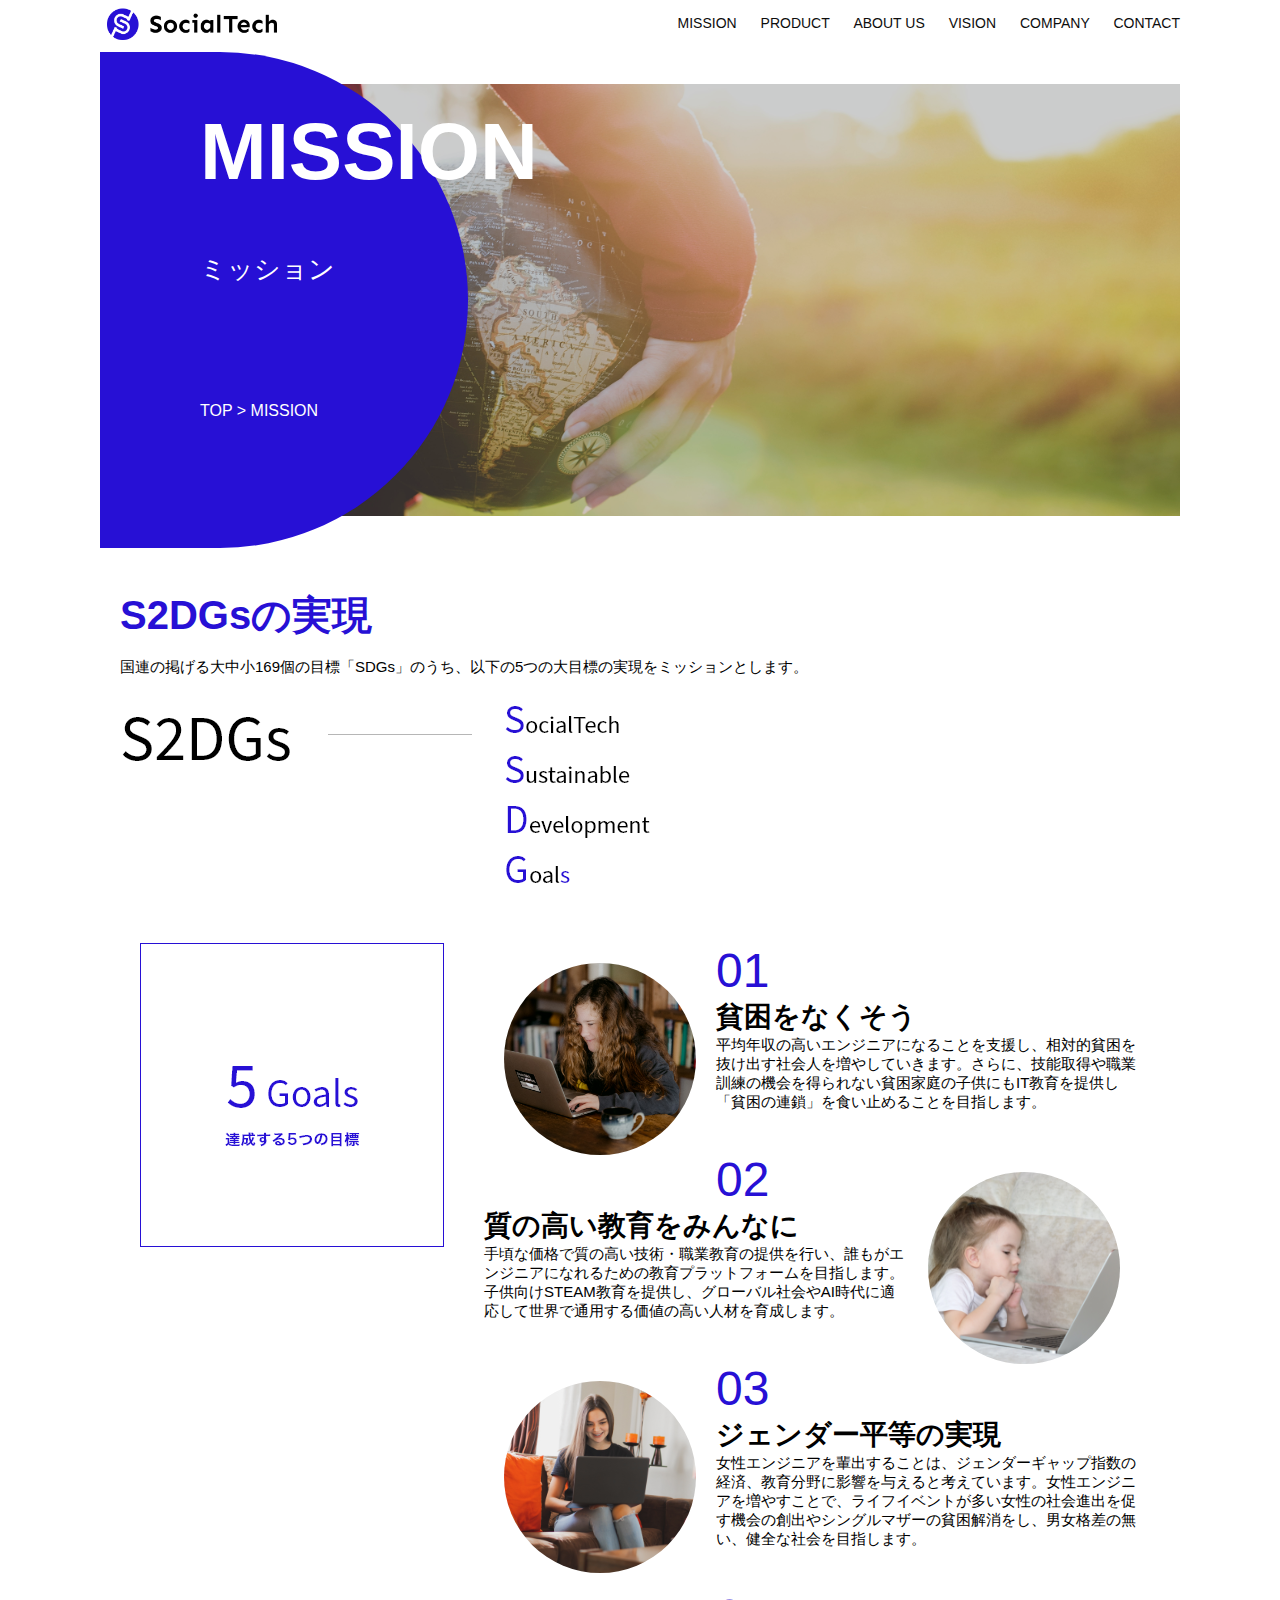
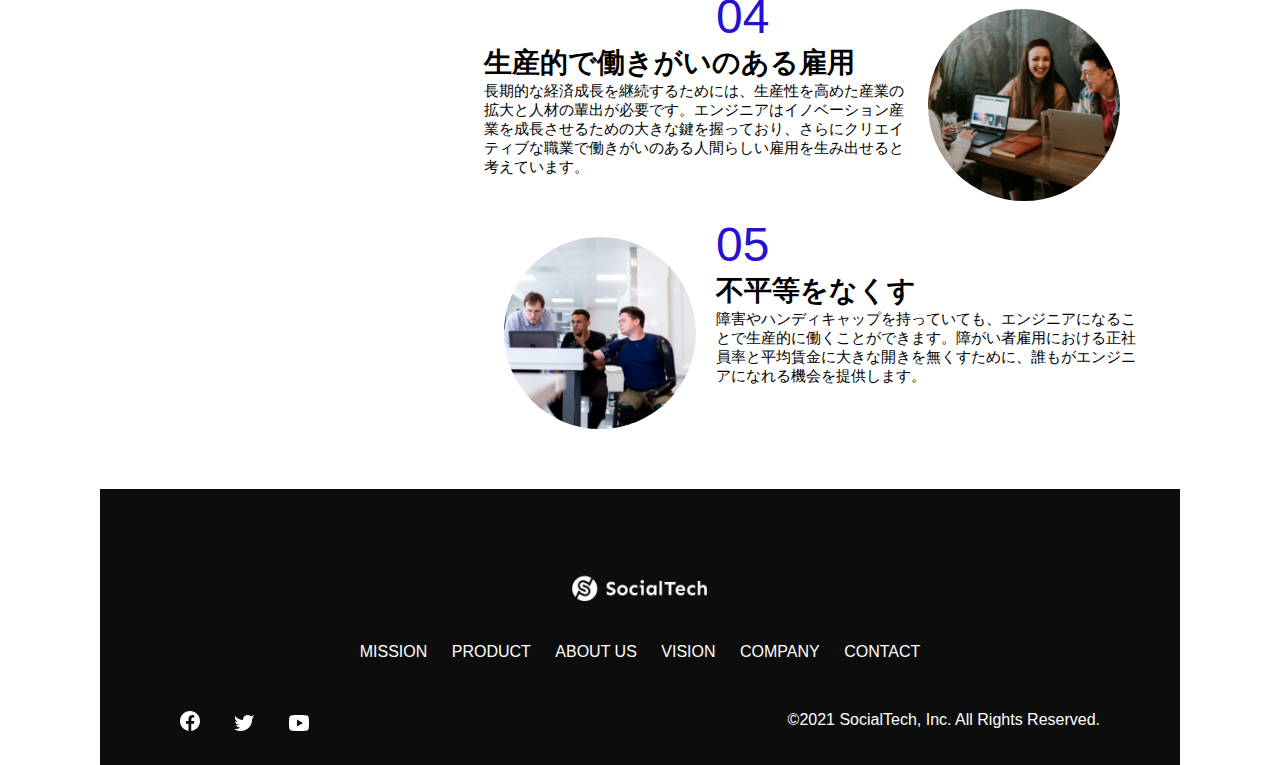
<file: kadai_tutorial_output/mission.html>
<!DOCTYPE html>
  <html>
  <head>
    <title>SocialTech - MISSION ミッション -</title>
    <meta charset="UTF-8">
    <meta name="description" content="SocialTechが目指す5つの目標（S2DGs）を紹介します">
    <meta name="viewport" content="width=device-width, initial-scale=1.0">
    <link rel="stylesheet" href="style.css">
  </head>
 
  <body>
    <!-- ヘッダー -->
    <header>
      <!-- ロゴ -->
      <a href="index.html" id="logo"><img src="images/logo.png" alt="トップページに戻る"></a>
  
      <!-- PC用ナビゲーション -->
      <nav id="nav-pc">
        <a href="mission.html">MISSION</a>
        <a href="product.html">PRODUCT</a>
        <a href="index.html#aboutus">ABOUT US</a>
        <a href="index.html#vision">VISION</a>
        <a href="index.html#company">COMPANY</a>
        <a href="index.html#contact">CONTACT</a>
      </nav>
  
      <!-- スマホ用メニューボタン -->
      <img id="menu-sp" src="images/button-menu.png" alt="ナビゲーションを開く" onclick="document.getElementById('nav-sp').style.display = 'block'">
  
      <!-- スマホ用ナビゲーション -->
      <nav id="nav-sp">
        <img id="close" src="images/button-close.png" alt="ナビゲーションを閉じる" onclick="document.getElementById('nav-sp').style.display = 'none'">
        <a id="logo-sp" href="index.html" onclick="document.getElementById('nav-sp').style.display = 'none'"><img
            src="images/logo-sp.png" alt="トップページに戻る"></a>
        <a class="menu" href="mission.html" onclick="document.getElementById('nav-sp').style.display = 'none'">MISSION</a>
        <a class="menu" href="product.html" onclick="document.getElementById('nav-sp').style.display = 'none'">PRODUCT</a>
        <a class="menu" href="index.html#aboutus" onclick="document.getElementById('nav-sp').style.display = 'none'">ABOUT
          US</a>
        <a class="menu" href="index.html#vision"
          onclick="document.getElementById('nav-sp').style.display = 'none'">VISION</a>
        <a class="menu" href="index.html#company"
          onclick="document.getElementById('nav-sp').style.display = 'none'">COMPANY</a>
        <a class="menu" href="index.html#contact"
          onclick="document.getElementById('nav-sp').style.display = 'none'">CONTACT</a>
        <div id="sns">
          <a href="https://www.facebook.com/sejuku2013"><img src="images/button-facebook.png" alt="Facebookのリンク"></a>
          <a href="https://twitter.com/samuraijuku"><img src="images/button-twitter.png" alt="Twitterのリンク"></a>
          <a href="https://www.youtube.com/channel/UCCFOQO5aDK0xXam4cUQXT8g"><img src="images/button-youtube.png" alt="YouTubeのリンク"></a>
        </div>
      </nav>
    </header>
    <main>
      <article>
        <section id="mission-main">
          <div id="mission-title">
            <h1>MISSION</h1>
            <span>ミッション</span>
            <div>TOP > MISSION</div>
          </div>
        </section>
        <section id="mission-s2dgs">
          <h2 class="mission-h2">S2DGsの実現</h2>
          <p>国連の掲げる大中小169個の目標「SDGs」のうち、以下の5つの大目標の実現をミッションとします。</p>
          <img src="images/mission/mission-s2dgs.png" alt="S2DGs">
        </section>
        <section id="mission-5goals">
          <div>
            <img id="s2dgs-image" src="images/mission/mission-5goals.png" alt="5Goals">
          </div>
          <div>
            <div>
              <img class="fivegoals-image-left" src="images/mission/mission-5goals01.png" alt="PCを操作する女の子">
              <span class="fivegoals-number">01</span>
              <h3 class="fivegoals-h3">貧困をなくそう</h3>
              <p class="fivegoals-p">
                平均年収の高いエンジニアになることを支援し、相対的貧困を抜け出す社会人を増やしていきます。さらに、技能取得や職業訓練の機会を得られない貧困家庭の子供にもIT教育を提供し「貧困の連鎖」を食い止めることを目指します。
              </p>
            </div>
            <div>
              <img class="fivegoals-image-right" src="images/mission/mission-5goals02.png" alt="PCを見つめる小さい女の子">
              <span class="fivegoals-number">02</span>
              <h3 class="fivegoals-h3">質の高い教育をみんなに</h3>
              <p class="fivegoals-p">
                手頃な価格で質の高い技術・職業教育の提供を行い、誰もがエンジニアになれるための教育プラットフォームを目指します。子供向けSTEAM教育を提供し、グローバル社会やAI時代に適応して世界で通用する価値の高い人材を育成します。
              </p>
            </div>
            <div>
              <img class="fivegoals-image-left" src="images/mission/mission-5goals03.png" alt="PCを操作する女性">
              <span class="fivegoals-number">03</span>
              <h3 class="fivegoals-h3">ジェンダー平等の実現</h3>
              <p class="fivegoals-p">
                女性エンジニアを輩出することは、ジェンダーギャップ指数の経済、教育分野に影響を与えると考えています。女性エンジニアを増やすことで、ライフイベントが多い女性の社会進出を促す機会の創出やシングルマザーの貧困解消をし、男女格差の無い、健全な社会を目指します。
              </p>
            </div>
            <div>
              <img class="fivegoals-image-right" src="images/mission/mission-5goals04.png" alt="笑顔で話し合う3人の男女">
              <span class="fivegoals-number">04</span>
              <h3 class="fivegoals-h3">生産的で働きがいのある雇用</h3>
              <p class="fivegoals-p">
                長期的な経済成長を継続するためには、生産性を高めた産業の拡大と人材の輩出が必要です。エンジニアはイノベーション産業を成長させるための大きな鍵を握っており、さらにクリエイティブな職業で働きがいのある人間らしい雇用を生み出せると考えています。
              </p>
            </div>
            <div>
              <img class="fivegoals-image-left" src="images/mission/mission-5goals05.png" alt="障害を持つ男性が生き生きと働く様子">
              <span class="fivegoals-number">05</span>
              <h3 class="fivegoals-h3">不平等をなくす</h3>
              <p class="fivegoals-p">
                障害やハンディキャップを持っていても、エンジニアになることで生産的に働くことができます。障がい者雇用における正社員率と平均賃金に大きな開きを無くすために、誰もがエンジニアになれる機会を提供します。
              </p>
            </div>
          </div>
        </section>
      </article>
      <footer>
        <div id="footer-logo">
          <img src="images/logo-sp.png" alt="SocialTech">
        </div>
        <div id="footer-link">
          <a href="mission.html">MISSION</a>
          <a href="product.html">PRODUCT</a>
          <a href="index.html#aboutus">ABOUT US</a>
          <a href="index.html#vision">VISION</a>
          <a href="index.html#company">COMPANY</a>
          <a href="index.html#contact">CONTACT</a>
        </div>
        <div id="sns-footer">
          <a href="https://www.facebook.com/sejuku2013"><img src="images/button-facebook.png" alt="Facebookのリンク"></a>
          <a href="https://twitter.com/samuraijuku"><img src="images/button-twitter.png" alt="Twitterのリンク"></a>
          <a href="https://www.youtube.com/channel/UCCFOQO5aDK0xXam4cUQXT8g"><img src="images/button-youtube.png" alt="YouTubeのリンク"></a>
          <span id="copyright">&copy;2021 SocialTech, Inc. All Rights Reserved. </span>
        </div>
      </footer>
    </main>
  </body>
 
  </html>
</file>
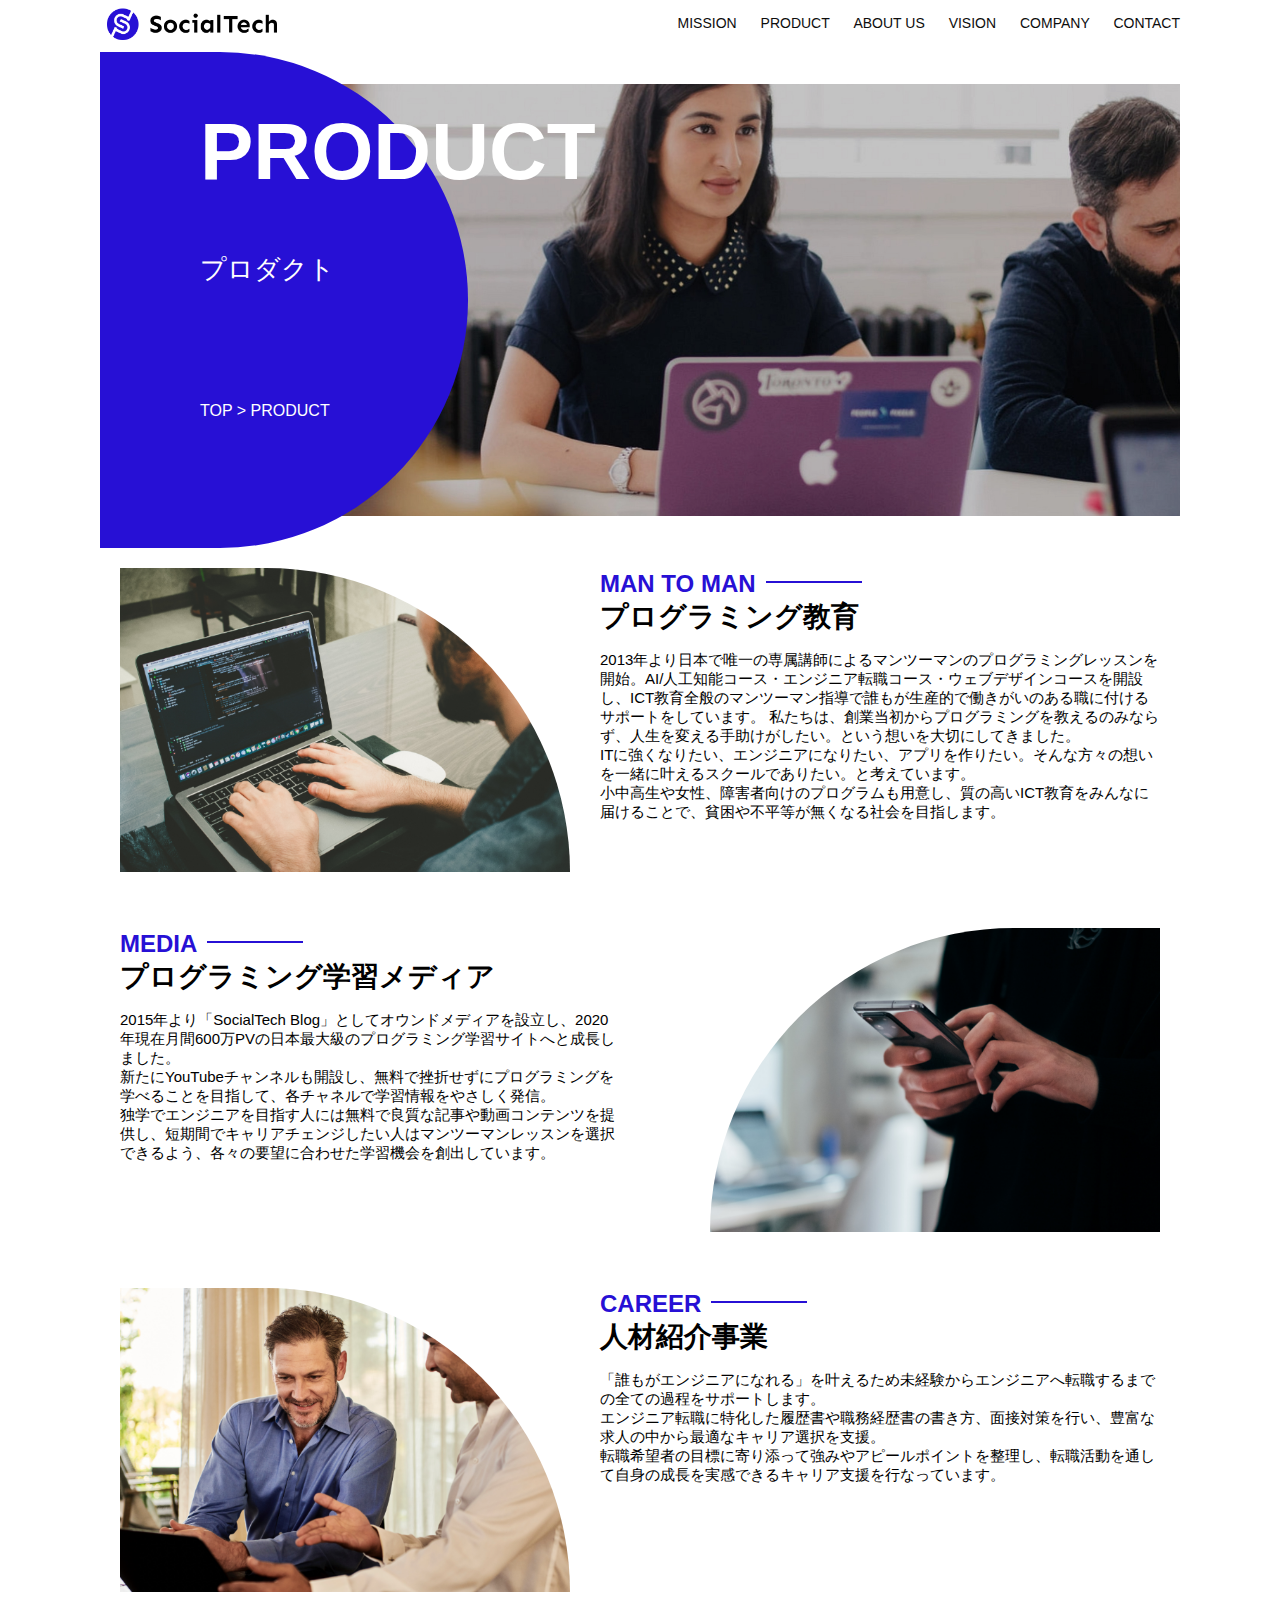
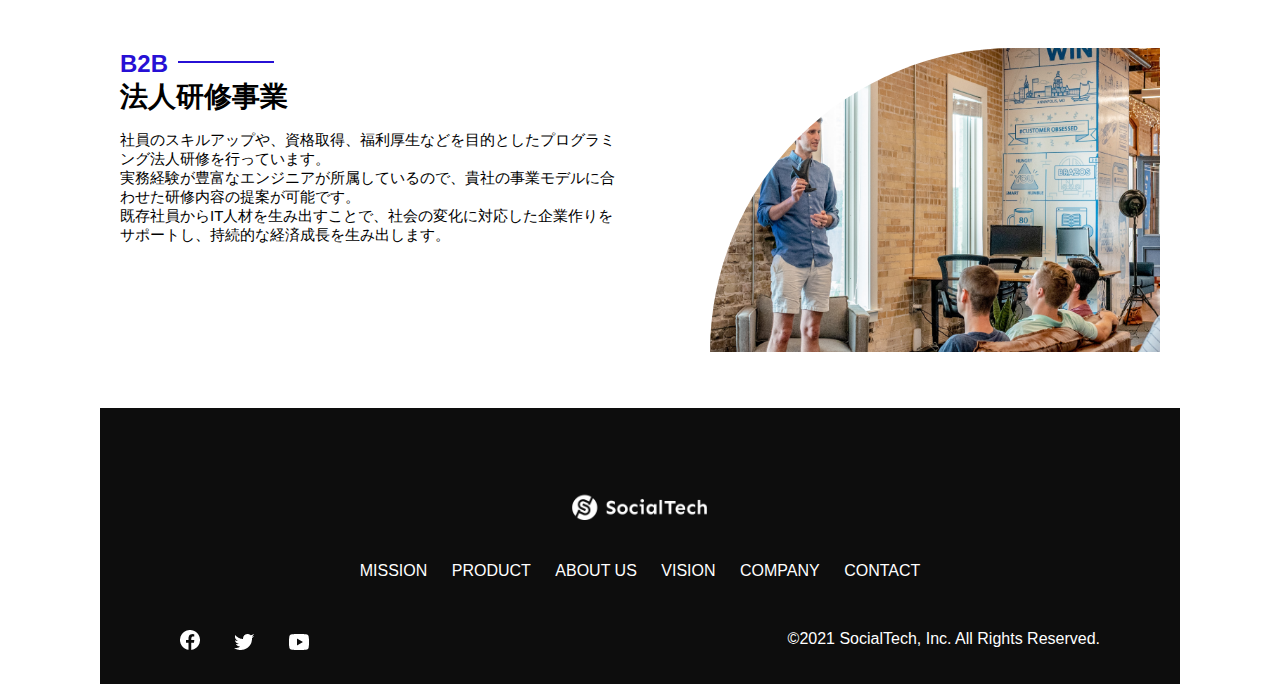
<file: kadai_tutorial_output/product.html>
<!DOCTYPE html>
<html>

<head>
    <title>SocialTech -PRODUCT プロダクト- </title>
    <meta charset="utf-8">
    <meta name="description" content="SocialTechの4つのプロダクトを紹介します">
    <meta name="viewport" content="width=device-width, initial-scale=1.0">
    <link rel="stylesheet" href="style.css">
</head>

<body>
    <!-- ヘッダー -->
    <header>
        <!-- ロゴ -->
        <a href="index.html" id="logo"><img src="images/logo.png" alt="トップページに戻る"></a>

        <!-- PC用ナビゲーション -->
        <nav id="nav-pc">
            <a href="mission.html">MISSION</a>
            <a href="product.html">PRODUCT</a>
            <a href="index.html#aboutus">ABOUT US</a>
            <a href="index.html#vision">VISION</a>
            <a href="index.html#company">COMPANY</a>
            <a href="index.html#contact">CONTACT</a>
        </nav>

        <!-- スマホ用メニューボタン -->
        <img id="menu-sp" src="images/button-menu.png" alt="ナビゲーションを開く"
            onclick="document.getElementById('nav-sp').style.display = 'block'">

        <!-- スマホ用ナビゲーション -->
        <nav id="nav-sp">
            <img id="close" src="images/button-close.png" alt="ナビゲーションを閉じる"
                onclick="document.getElementById('nav-sp').style.display = 'none'">
            <a id="logo-sp" href="index.html" onclick="document.getElementById('nav-sp').style.display = 'none'"><img
                    src="images/logo-sp.png" alt="トップページに戻る"></a>
            <a class="menu" href="mission.html"
                onclick="document.getElementById('nav-sp').style.display = 'none'">MISSION</a>
            <a class="menu" href="product.html"
                onclick="document.getElementById('nav-sp').style.display = 'none'">PRODUCT</a>
            <a class="menu" href="index.html#aboutus"
                onclick="document.getElementById('nav-sp').style.display = 'none'">ABOUT US</a>
            <a class="menu" href="index.html#vision"
                onclick="document.getElementById('nav-sp').style.display = 'none'">VISION</a>
            <a class="menu" href="index.html#company"
                onclick="document.getElementById('nav-sp').style.display = 'none'">COMPANY</a>
            <a class="menu" href="index.html#contact"
                onclick="document.getElementById('nav-sp').style.display = 'none'">CONTACT</a>
            <div id="sns">
                <a href="https://www.facebook.com/sejuku2013"><img src="images/button-facebook.png"
                        alt="Facebookのリンク"></a>
                <a href="https://twitter.com/samuraijuku"><img src="images/button-twitter.png" alt="Twitterのリンク"></a>
                <a href="https://www.youtube.com/channel/UCCFOQO5aDK0xXam4cUQXT8g"><img src="images/button-youtube.png"
                        alt="YouTubeのリンク"></a>
            </div>
        </nav>
    </header>
    <main>
        <article>
            <section id="product-main">
                <div id="product-title">
                    <h1>PRODUCT</h1>
                    <span>プロダクト</span>
                    <div>TOP > PRODUCT</div>
                </div>
            </section>
            <section class="product-section1">
                <img src="images/product/product-mantoman.png" alt="PCでコードを書く男性">
                <div>
                    <h2 class="product-h2">MAN TO MAN</h2>
                    <h3 class="product-h3">プログラミング教育</h3>
                    <p>2013年より日本で唯一の専属講師によるマンツーマンのプログラミングレッスンを開始。AI/人工知能コース・エンジニア転職コース・ウェブデザインコースを開設し、ICT教育全般のマンツーマン指導で誰もが生産的で働きがいのある職に付けるサポートをしています。
                        私たちは、創業当初からプログラミングを教えるのみならず、人生を変える手助けがしたい。という想いを大切にしてきました。<br>ITに強くなりたい、エンジニアになりたい、アプリを作りたい。そんな方々の想いを一緒に叶えるスクールでありたい。と考えています。<br>小中高生や女性、障害者向けのプログラムも用意し、質の高いICT教育をみんなに届けることで、貧困や不平等が無くなる社会を目指します。
                    </p>
                </div>
            </section>
            <section class="product-section2">
                <div>
                    <h2 class="product-h2">MEDIA</h2>
                    <h3 class="product-h3">プログラミング学習メディア</h3>
                    <p>2015年より「SocialTech
                        Blog」としてオウンドメディアを設立し、2020年現在月間600万PVの日本最大級のプログラミング学習サイトへと成長しました。<br>新たにYouTubeチャンネルも開設し、無料で挫折せずにプログラミングを学べることを目指して、各チャネルで学習情報をやさしく発信。<br>独学でエンジニアを目指す人には無料で良質な記事や動画コンテンツを提供し、短期間でキャリアチェンジしたい人はマンツーマンレッスンを選択できるよう、各々の要望に合わせた学習機会を創出しています。
                    </p>
                </div>
                <img src="images/product/product-media.png" alt="スマートフォンを操作する人">
            </section>
            <section class="product-section1">
                <img src="images/product/product-career.png" alt="笑顔で話し合う2人の男性">
                <div>
                    <h2 class="product-h2">CAREER</h2>
                    <h3 class="product-h3">人材紹介事業</h3>
                    <p>「誰もがエンジニアになれる」を叶えるため未経験からエンジニアへ転職するまでの全ての過程をサポートします。<br>エンジニア転職に特化した履歴書や職務経歴書の書き方、面接対策を行い、豊富な求人の中から最適なキャリア選択を支援。<br>転職希望者の目標に寄り添って強みやアピールポイントを整理し、転職活動を通して自身の成長を実感できるキャリア支援を行なっています。<br>
                    </p>
                </div>
            </section>
            <section class="product-section2">
                <div>
                    <h2 class="product-h2">B2B</h2>
                    <h3 class="product-h3">法人研修事業</h3>
                    <p>社員のスキルアップや、資格取得、福利厚生などを目的としたプログラミング法人研修を行っています。<br>実務経験が豊富なエンジニアが所属しているので、貴社の事業モデルに合わせた研修内容の提案が可能です。<br>既存社員からIT人材を生み出すことで、社会の変化に対応した企業作りをサポートし、持続的な経済成長を生み出します。
                    </p>
                </div>
                <img src="images/product/product-b2b.png" alt="講演中の男性とそれを聴く人々">
            </section>
        </article>
        <footer>
            <div id="footer-logo">
                <img src="images/logo-sp.png" alt="SocialTech">
            </div>
            <div id="footer-link">
                <a href="mission.html">MISSION</a>
                <a href="product.html">PRODUCT</a>
                <a href="index.html#aboutus">ABOUT US</a>
                <a href="index.html#vision">VISION</a>
                <a href="index.html#company">COMPANY</a>
                <a href="index.html#contact">CONTACT</a>
            </div>
            <div id="sns-footer">
                <a href="https://www.facebook.com/sejuku2013"><img src="images/button-facebook.png"
                        alt="Facebookのリンク"></a>
                <a href="https://twitter.com/samuraijuku"><img src="images/button-twitter.png" alt="Twitterのリンク"></a>
                <a href="https://www.youtube.com/channel/UCCFOQO5aDK0xXam4cUQXT8g"><img src="images/button-youtube.png"
                        alt="YouTubeのリンク"></a>
                <span id="copyright">&copy;2021 SocialTech, Inc. All Rights Reserved. <span>
            </div>
        </footer>
    </main>
</body>

</html>
</file>
<file: kadai_012/style.css>
/* PC、スマホ共通スタイル */
body {
  font-family: "Source Sans Pro", "Hiragino Kaku Gothic ProN", Meiryo, Arial,
    sans-serif;
}

p {
  font-size: 15px;
}

/*================
PC用のスタイル 
=================*/
/* 横幅設定 */
body {
  max-width: 1080px;
  min-width: 960px;
  margin: 0 auto 0 auto;
}

/* ヘッダー */
header {
  display: flex;
  justify-content: space-between;
}

/* ナビゲーションのレイアウト */
#nav-pc {
  text-align: right;
  font-size: 14px;
  padding-top: 15px;
}

/* ナビゲーションのリンクの装飾設定 */
#nav-pc>a {
  text-decoration: none;
  margin-left: 20px;
}

#nav-pc>a:link {
  color: #0d0d0d;
}

#nav-pc>a:visited {
  color: #0d0d0d;
}

#nav-pc>a:hover {
  color: #0d0d0d;
  text-decoration: underline;
}

#nav-pc>a:active {
  color: #0d0d0d;
}

/* メインビジュアル*/
#main-visual {
  position: relative;
  height: 400px;
}

#main-message {
  position: absolute;
  top: 0;
  left: 0;
  background-color: #2710d5;
  color: #ffffff;
  border-radius: 0 0 476px 0;
  max-width: 620px;
  height: 100%;
  width: 100%;
  z-index: 11;
}

#main-message>h1 {
  font-size: 60px;
  font-weight: bold;
  margin: 100px 0 0 50px;
}

#main-message>p {
  font-size: 28px;
  margin: 0 0 0 50px;
}

#main-visual>img {
  max-width: 620px;
  border-radius: 476px 0 0 0;
  position: absolute;
  top: 0;
  right: 0;
  z-index: 10;
}

/* 見出し */
h2 {
  margin: 40px 0 0 0;
}

h2::after {
  content: url("images/line.png");
  margin-left: 10px;
}

h3 {
  font-size: 27px;
}

/* ミッション */
#mission {
  margin: 80px auto 80px auto;
  width: 100%;
}

#mission-flex {
  width: 100%;
  display: flex;
}

#mission-flex>div {
  width: 50%;
  margin: 20px;
}

#mission-photo {
  width: 100%;
}

#s2dgs {
  margin-top: 50px;
}

/* プロダクト */
#product {
  background-color: #fafafa;
  width: 100%;
  margin: 80px 0 80px 0;
  padding: 10px 40px 0px 40px;
}

/* 外枠 */
#product>div {
  margin-top: 40px;
  display: flex;
}

/* 左のカラム */
#product-left {
  width: 50%;
  margin-right: 20px;
}

/* 右のカラム */
#product-right {
  width: 50%;
  margin-left: 20px;
  margin-top: 80px;
}

/* 画像＋説明の枠 */
#product-left>div {
  position: relative;
  height: 480px;
  margin-right: 20px;
}

#product-right>div {
  position: relative;
  height: 480px;
  margin-left: 20px;
}

/* 画像 */
.product-photo {
  width: 100%;
}

/* 説明文の枠 */
.product-explain {
  background-color: #ffffff;
  position: absolute;
  left: 0;
  top: 280px;
  margin: 0 40px 0 40px;
  padding: 20px;
  box-shadow: 5px 5px 10px rgba(0, 0, 0, 0.05);
}

/* 説明文の英語 */
.product-explain>span {
  color: #2710d5;
  font-weight: bold;
  font-size: 16px;
  margin: 0;
}

/* 説明文の見出し */
.product-explain>h3 {
  margin: 5px 0 5px 0;
}

/* 説明文 */
.product-explain>p {
  margin: 0;
}

/* 「もっとみる」ボタン */
#product-more {
  margin: 0 auto -42px auto;
}

/* ABOUT US */
#aboutus {
  margin: 80px auto 80px auto;
}

/* 3つの組織文化と画像を入れる枠 */
#aboutus>div {
  display: flex;
}

/* 画像 */
.culture-img {
  width: 100%;
  align-self: flex-start;
}

.culture-img2 {
  margin-top: 50px;
  width: 100%;
}

/* 3つの組織文化の表 */
.culture-table {
  max-width: 500px;
  margin-right: 50px;
}

/* 番号 */
.culture-num {
  font-size: 80px;
  color: #2710d5;
  margin: 0 20px 0 0;
}

/* 組織文化英語 */
.culture-en {
  color: #2710d5;
  font-weight: bold;
  font-size: 24px;
  display: block;
}

/* 組織文化日本語 */
.culture-jp {
  font-size: 28px;
  font-weight: bold;
}

/* 説明文 */
.culture-description {
  margin: 0;
}

/* ビジョン */
#vision {
  margin: 80px auto 80px auto;
}

/* セクション内の外枠 */
#vision>div {
  width: 100%;
  display: flex;
  justify-content: space-between;
  flex-wrap: wrap;
}

/* 7つの行動指針の枠 */
.vision-box {
  width: 300px;
  height: 300px;
  margin-bottom: 30px;
  position: relative;
}

.vision-box>img {
  width: 100%;
  height: auto;
  position: absolute;
  top: 0;
  left: 0;
  z-index: 30;
}

.vision-box>span {
  position: absolute;
  top: 0;
  left: 0;
  z-index: 31;
  margin-right: 20px;
}

.vision-box>span>h4 {
  color: #2710d5;
  font-size: 19px;
  margin: 80px 0 0 0;
  Ï
}

.vision-box>span>h4::first-letter {
  font-size: 40px;
}

.vision-box>span>h5 {
  font-size: 20px;
  margin: 0 0 0 0;
}

.vision-box>span>p {
  margin: 10px 0 0 0;
}
/* 導入企業 */
#cases{
  margin: 40px 0 ;
  width: 100% ;
}

#cases-card {
  display: flex ;
  list-style: none;
}

#cases-card > li {
  width: 33% ;
  margin: 20px ;
  background-color: #ffffff ;
  box-shadow: 5px 5px 15px rgba(0, 0, 0, 0.2) ;
  min-height: 400px ;
}

.case-img {
  width: 100% ;
}

.case-info > li {
  padding: 10px 20px ;
}

.case-name {
  color: #2710d5 ;
  font-size: 19px ;
  padding: 0 20px ;
}

.case-content {
  font-size: 14px ;
  padding:  0 20px ;
}

/* 会社概要 */
#company {
  margin: 80px auto 80px auto;
}

#company-table {
  width: 100%;
}

.tableheader {
  text-align: left;
  padding: 20px;
  border-bottom-color: #2710d5;
  border-bottom-width: 1px;
  border-bottom-style: solid;
  width: 100px;
}

.tableheader-first {
  text-align: left;
  padding: 20px;
  border-bottom-color: #2710d5;
  border-bottom-width: 1px;
  border-bottom-style: solid;
  border-top-color: #2710d5;
  border-top-width: 1px;
  border-top-style: solid;
  width: 100px;
}

.cell {
  padding: 30px;
  border-bottom-color: #ececec;
  border-bottom-width: 1px;
  border-bottom-style: solid;
}

.cell-first {
  padding: 30px;
  border-bottom-color: #ececec;
  border-bottom-width: 1px;
  border-bottom-style: solid;
  border-top-color: #ececec;
  border-top-width: 1px;
  border-top-style: solid;
}

#company>iframe {
  width: 100%;
  height: 368px;
  margin-top: 40px;
}

/* お問い合わせ */
#contact {
  margin: 80px auto 80px auto;
}

/* 外枠 */
#contact>form>div {
  display: flex;
  flex-direction: row;
  flex-wrap: wrap;
  padding-bottom: 30px;
}

/* 左列の見出し */
.contact-heading {
  width: 240px;
  align-self: center;
}

/* 見出しのラベル */
.contact-label {
  font-weight: bold;
}

/* 必須 */
.contact-span {
  color: #ce2222;
  margin: 0 0 0 20px;
  font-weight: bold;
}

/* テキストボックス */
.contact-textbox {
  border-top: 0;
  border-left: 0;
  border-right: 0;
  border-bottom-width: 1px;
  border-bottom-color: #707070;
  border-bottom-style: solid;
  background-color: #fafafa;
  width: 400px;
  height: 56px;
}

/* お問い合わせ内容のテキストエリア */
.contact-textarea {
  border-top: 0;
  border-left: 0;
  border-right: 0;
  border-bottom-width: 1px;
  border-bottom-color: #707070;
  border-bottom-style: solid;
  background-color: #fafafa;
  width: 400px;
  height: 200px;
}

/* 個人情報の取り扱い */
details {
  width: 700px;
}

details>div {
  background-color: #fafafa;
  padding: 20px;
}

details>div>span {
  font-weight: bold;
}

/* フッター */
footer {
  background-color: #0d0d0d;
  text-align: center;
  padding: 80px 80px 30px 80px;
}

#footer-logo {
  margin-bottom: 30px;
}

#footer-link {
  margin-bottom: 50px;
}
#footer-link > a {
  text-decoration: none;
  margin: 10px;
}
#footer-link > a:link {
  color: #ffffff;
}
#footer-link > a:visited {
  color: #ffffff;
}
#footer-link > a:hover {
  color: #ffffff;
  text-decoration: underline;
}
#footer-link > a:active {
  color: #ffffff;
}

#sns-footer {
  text-align: left;
  width: 100%;
}

#sns-footer > a {
  margin-right: 30px;
}

#copyright {
  color: #ffffff;
  float: right;
}
</file>
<file: kadai_tutorial_output/style.css>
/* PC、スマホ共通スタイル */
 body {
  font-family: "Source Sans Pro", "Hiragino Kaku Gothic ProN", Meiryo, Arial, sans-serif;
}
p {
  font-size: 15px;
}
/*================
 PC用のスタイル 
=================*/
@media screen and (min-width: 768px) {
 /* 横幅設定 */
 body {
   max-width: 1080px;
   min-width: 960px;
   margin: 0 auto 0 auto;
 }
 /* ヘッダー */
 header {
   display: flex;
   justify-content: space-between;
 }
 /* ナビゲーションのレイアウト */
 #nav-pc {
   text-align: right;
   font-size: 14px;
   padding-top: 15px;
 }
 /* ナビゲーションのリンクの装飾設定 */
 #nav-pc > a {
   text-decoration: none;
   margin-left: 20px;
 }
 #nav-pc > a:link {
   color: #0d0d0d;
 }
 #nav-pc > a:visited {
   color: #0d0d0d;
 }
 #nav-pc > a:hover {
   color: #0d0d0d;
   text-decoration: underline;
 }
 #nav-pc > a:active {
   color: #0d0d0d;
 }
 /* スマホ用ナビを非表示 */
 #nav-sp,
 #menu-sp {
   display: none;
 }
 /* メインビジュアル*/
 #main-visual {
   position: relative;
   height: 400px;
 }
 #main-message {
   position: absolute;
   top: 0;
   left: 0;
   background-color: #2710d5;
   color: #ffffff;
   border-radius: 0 0 476px 0;
   max-width: 620px;
   height: 100%;
   width: 100%;
   z-index: 11;
 }
 #main-message > h1 {
   font-size: 60px;
   font-weight: bold;
   margin: 100px 0 0 50px;
 }
 #main-message > p { 
   font-size: 28px;
   margin: 0 0 0 50px;
 }
 #main-visual > img {
   max-width: 620px;
   border-radius: 476px 0 0 0;
   position: absolute;
   top: 0;
   right: 0;
   z-index: 10;
 }
 /* 見出し */
 h2 {
   margin: 40px 0 0 0;
 }
 h2::after {
   content: url("images/line.png");
   margin-left: 10px;
 }
 h3 {
   font-size: 27px;
 }
 /* ミッション */
 #mission {
   margin: 80px auto 80px auto;
   width: 100%;
 }
 #mission-flex {
   width: 100%;
   display: flex;
 }
 #mission-flex > div {
   width: 50%;
   margin: 20px;
 }
 #mission-photo {
   width: 100%;
 }
 #s2dgs {
   margin-top: 50px;
   width: 100%;
 }
 /* プロダクト */
 #product {
  background-color: #fafafa;
  margin: 80px 0 80px 0;
  padding: 10px 40px 0px 40px;
 }
 /* 外枠 */
 #product > div {
   margin-top: 40px;
   display: flex;
 }
 /* 左のカラム */
 #product-left {
   width: 50%;
   margin-right: 20px;
 }
 /* 右のカラム */
 #product-right {
   width: 50%;
   margin-left: 20px;
   margin-top: 80px;
 }
 /* 画像＋説明の枠 */
 #product-left > div {
   position: relative;
   height: 480px;
   margin-right: 20px;
 }
 #product-right > div {
   position: relative;
   height: 480px;
   margin-left: 20px;
 }
 /* 画像 */
 .product-photo {
   width: 100%;
 }
 /* 説明文の枠 */
 .product-explain {
   background-color: #ffffff;
   position: absolute;
   left: 0;
   top: 280px;
   margin: 0 40px 0 40px;
   padding: 20px;
   box-shadow: 5px 5px 10px rgba(0, 0, 0, 0.05);
 }
 /* 説明文の英語 */
 .product-explain > span {
   color: #2710d5;
   font-weight: bold;
   font-size: 16px;
   margin: 0;
 }
 /* 説明文の見出し */
 .product-explain > h3 {
   font-size: 20px;
   margin: 5px 0 5px 0;
 }
 /* 説明文 */
 .product-explain > p {
   font-size: 14px;
   margin: 0;
 }
 /* 「もっとみる」ボタン */
 #product-more {
   margin: 0 auto -42px auto;
 }
 /* ABOUT US */
 #aboutus {
   margin: 80px auto 80px auto;
 }
 /* 3つの組織文化と画像を入れる枠 */
 #aboutus > div {
   display: flex;
 }
 /* 画像 */
 .culture-img {
   width: 100%;
   align-self: flex-start;
 }
 .culture-img2 {
   margin-top: 50px;
   width: 100%;
 }
 /* 3つの組織文化の表 */
 .culture-table {
   margin-right: 50px;
 }
 /* 番号 */
 .culture-num {
   font-size: 80px;
   color: #2710d5;
   margin: 0 20px 0 0;
 }
 /* 組織文化英語 */
 .culture-en {
   color: #2710d5;
   font-weight: bold;
   font-size: 24px;
   display: block;
 }
 /* 組織文化日本語 */
 .culture-jp {
   font-size: 28px;
   font-weight: bold;
 }
 /* 説明文 */
 .culture-description {
   margin: 0;
 }
 /* ビジョン */
 #vision {
   margin: 80px auto 80px auto;
 }
 /* セクション内の外枠 */
 #vision > div {
   width: 100%;
   display: flex;
   justify-content: space-between;
   flex-wrap: wrap;
 }
 /* 7つの行動指針の枠 */
 .vision-box {
   width: 300px;
   height: 300px;
   margin-bottom: 30px;
   position: relative;
 }
 .vision-box > img {
   width: 100%;
   height: auto;
   position: absolute;
   top: 0;
   left: 0;
   z-index: 30;
 }
 .vision-box > span {
   position: absolute;
   top: 0;
   left: 0;
   z-index: 31;
   margin-right: 20px;
 }
 .vision-box > span > h4 {
   color: #2710d5;
   font-size: 19px;
   margin: 80px 0 0 0;
 }
 .vision-box > span > h4::first-letter {
   font-size: 40px;
 }
 .vision-box > span > h5 {
   font-size: 20px;
   margin: 0 0 0 0;
 }
 .vision-box > span > p {
   margin: 10px 0 0 0;
 }
 /* 会社概要 */
 #company {
   margin: 80px auto 80px auto;
 }
 #company-table {
   width: 100%;
 }
 .tableheader {
   text-align: left;
   padding: 20px;
   border-bottom-color: #2710d5;
   border-bottom-width: 1px;
   border-bottom-style: solid;
   width: 100px;
 }
 .tableheader-first {
   text-align: left;
   padding: 20px;
   border-bottom-color: #2710d5;
   border-bottom-width: 1px;
   border-bottom-style: solid;
   border-top-color: #2710d5;
   border-top-width: 1px;
  border-top-style: solid;
   width: 100px;
 }
 .cell {
   padding: 30px;
   border-bottom-color: #ececec;
   border-bottom-width: 1px;
   border-bottom-style: solid;
 }
 .cell-first {
   padding: 30px;
   border-bottom-color: #ececec;
   border-bottom-width: 1px;
   border-bottom-style: solid;
   border-top-color: #ececec;
   border-top-width: 1px;
   border-top-style: solid;
 }
 #company > iframe {
   width: 100%;
   height: 368px;
   margin-top: 40px;
 }
 /* お問い合わせ */
 #contact {
   margin: 80px auto 80px auto;
 }
 /* 外枠 */
 #contact > form > div {
   display: flex;
   flex-direction: row;
   flex-wrap: wrap;
   padding-bottom: 30px;
 }
 /* 左列の見出し */
 .contact-heading {
   width: 240px;
   align-self: center;
 }
 /* 見出しのラベル */
 .contact-label {
   font-weight: bold;
 }
 /* 必須 */
 .contact-span {
   color: #ce2222;
   margin: 0 0 0 20px;
   font-weight: bold;
}
 /* テキストボックス */
 .contact-textbox {
   border-top: 0;
   border-left: 0;
   border-right: 0;
   border-bottom-width: 1px;
   border-bottom-color: #707070;
   border-bottom-style: solid;
   background-color: #fafafa;
   width: 400px;
   height: 56px;
 }
 /* お問い合わせ内容のテキストエリア */
 .contact-textarea {
   border-top: 0;
   border-left: 0;
   border-right: 0;
   border-bottom-width: 1px;
   border-bottom-color: #707070;
   border-bottom-style: solid;
   background-color: #fafafa;
   width: 400px;
   height: 200px;
 }
 /* 個人情報の取り扱い */
 details {
   width: 700px;
 }
 details > div {
   background-color: #fafafa;
   padding: 20px;
 } 
 details > div > span {
   font-weight: bold;
 }
 /* フッター */
 footer {
   background-color: #0d0d0d;
   text-align: center;
   padding: 80px 80px 30px 80px;
 }
 #footer-logo {
   margin-bottom: 30px;
 }
 #footer-link {
   margin-bottom: 50px;
 }
 #footer-link > a {
  text-decoration: none;
  margin: 10px;
 }
 #footer-link > a:link {
   color: #ffffff;
 }
 #footer-link > a:visited {
   color: #ffffff;
 }
 #footer-link > a:hover {
   color: #ffffff;
   text-decoration: underline;
 }
 #footer-link > a:active {
   color: #ffffff;
 }
 #sns-footer {
   text-align: left;
   width: 100%;
 }
 #sns-footer > a {
   margin-right: 30px;
 }
 #copyright {
   color: #ffffff;
   float: right;
 }
 /* mission.html用スタイル */
 /* ミッションのメインビジュアル */
   #mission-main {
    height: 496px;
    width: 100%;
    background-image: url("images/mission/mission-main.png");
    background-repeat: no-repeat;
    background-position-y: center;
  }
  #mission-title {
    background-color: #2710d5;
    width: 368px;
    color: #ffffff;
    height: 496px;
    border-radius: 0 248px 248px 0;
    position: relative;
  }
  #mission-title > h1 {
    position: absolute;
    top: 0;
    left: 100px;
    font-size: 80px;
  }
  #mission-title > span {
    position: absolute;
    top: 200px;
    left: 100px;
    font-size: 26px;
  }
  #mission-title > div {
    position: absolute;
    top: 350px;
    left: 100px;
    font-size: 16px;
  }
  #mission-s2dgs {
    width: 100%;
    margin: 20px;
  }
  .mission-h2 {
    color: #2710d5;
    font-size: 40px;
  }
  .mission-h2::after {
    content: none;
  }
  #mission-5goals {
    margin: 20px;
    display: flex;
  }
  #mission-5goals > div {
    flex-grow: 1;
    padding: 20px;
  }
  #mission-5goals > div > div {
    margin-bottom: 40px;
  }
  .fivegoals-image-right {
    float: right;
    margin: 20px;
  }
  .fivegoals-image-left {
    float: left;
    margin: 20px;
  }
  .fivegoals-number {
    color: #2710d5;
    font-size: 48px;
    margin: 0;
  }
  .fivegoals-h3 {
    font-size: 28px;
    margin: 0;
  }
  .fivegoals-p {
    margin: 0;
  }
  /* プロダクトページ */
  #product-main {
    height: 496px;
    width: 100%;
    background-image: url("images/product/product-main.png");
    background-repeat: no-repeat;
    background-position-y: center;
  }
  #product-title {
    background-color: #2710d5;
    width: 368px;
    color: #ffffff;
    height: 496px;
    border-radius: 0 248px 248px 0;
    position: relative;
  }
  #product-title > h1 {
    position: absolute;
    top: 0;
    left: 100px;
    font-size: 80px;
  }
  #product-title > span {
    position: absolute;
    top: 200px;
    left: 100px;
    font-size: 26px;
  }
  #product-title > div {
    position: absolute;
    top: 350px;
    left: 100px;
    font-size: 16px;
  }
  /* セクション1 */
  .product-section1 {
    position: relative;
    margin: 20px;
    height: 340px;
  }
  .product-section1 > img {
    position: absolute;
    top: 0;
    left: 0;
    width: 450px;
    margin: 0 40px 30px 0;
    border-radius: 0 432px 0 0;
  }
  .product-section1 > div {
    position: absolute;
    top: 0;
    left: 480px;
  }
  /* セクション2 */
  .product-section2 {
    position: relative;
    margin: 20px;
    height: 340px;
  }
  .product-section2 > img {
    position: absolute;
    top: 0;
    right: 0;
    width: 450px;
    margin: 0 0 30px 40px;
    border-radius: 432px 0 0 0;
  }
  .product-section2 > div {
    width: 500px;
    position: absolute;
    top: 0;
    left: 0;
  }
  .product-h2 {
    color: #2710d5;
    font-size: 24px;
    margin: 0;
  }
  .product-h3 {
    font-size: 28px;
    margin: 0;
  }
}
/*====================
スマートフォン用のスタイル
=====================*/
@media screen and (max-width: 767px) {
  body {
    min-width: 375px;
    margin: 0;
  }
  /* PC用ナビゲーション非表示 */
  #nav-pc {
    display: none;
  }
  /* ハンバーガーメニュー */
  #menu-sp {
    float: right;
    padding: 0;
  }
   /* スマホ用ナビゲーションの表示切替 */
   /* 初期状態、レイアウトと非表示設定 */
   #nav-sp {
    background-color: #2710d5;
    position: absolute;
    left: 0;
    top: 0;
    height: 100%;
    width: 100%;
    display: none;
    z-index: 100;
  }
  /* ×ボタン */
  #close {
    position: absolute;
    top: 20px;
    right: 20px;
  }

  /* ナビゲーションメニュー用ロゴ */
  #logo-sp {
    margin: 80px 0 30px 20px;
  }
  /* ナビゲーションのリンクの装飾設定 */
  #nav-sp > a {
    display: block;
  }
  #nav-sp > a:link {
    color: #ffffff;
  }
  #nav-sp > a:visited {
    color: #ffffff;
  }
  #nav-sp > a:hover {
    color: #ffffff;
    text-decoration: underline;
  }
  #nav-sp > a:active {
    color: #ffffff;
  }
  #nav-sp > .menu {
    text-decoration: none;
    display: block;
    margin: 0 20px 0 20px;
    height: 44px;
    font-size: 16px;
    background-image: url("images/arrow.png");
    background-repeat: no-repeat;
    background-position: right top;
  }
  #sns {
    position: absolute;
    bottom: 20px;
    left: 20px;
  }
  #sns > a {
    margin-right: 30px;
  }
   /* メインビジュアル */
   #main-visual {
    position: relative;
    height: 470px;
    width: 100%;
    overflow: hidden;
  }
  #main-visual > div {
    position: absolute;
    top: 0;
    left: 0;
    background-color: #2710d5;
    color: white;
    border-radius: 0 0 476px 0;
    text-align: center;
    height: 280px;
    width: 100%;
    z-index: 11;
  }
  #main-visual > div > h1 {
    font-size: 28px;
    margin: 90px 0 0 0;
  }
  #main-visual > div > p {
    margin: 0;
  }
  #main-visual > img {
    width: 100%;
    border-radius: 476px 0 0 0;
    z-index: 10;
    position: absolute;
    bottom: 0;
    right: 0;
  }
  /* 見出し */
  h2::after {
    content: url("images/line.png");
    margin-left: 10px;
  }
  h3 {
    font-size: 24px;
    margin: 10px 0 0 0;
  }
  /* ミッション */
  #mission {
    margin: 20px;
  }
  #mission-photo {
    width: 100%;
  }
  #s2dgs {
    width: 100%;
  }
  /* プロダクト */
  #product {
    background-color: #fafafa;
    padding-top: 10px;
  }
  #product h2 {
    margin-left: 20px;
  }
  /* 外枠 */
  /* 左右のカラム　スマホでは縦並び */
  #product-left,
  #product-right {
    margin-right: 20px;
    margin-left: 20px;
  }
  /* 画像＋説明の枠 */
  #product-left > div,
  #product-right > div {
    position: relative;
    height: 540px;
  }
  /* 説明文の枠 */
  .product-explain {
    background-color: #ffffff;
    position: absolute;
    left: 0;
    bottom: 50px;
    padding: 20px;
    box-shadow: 5px 5px 10px rgba(0, 0, 0, 0.05);
  }
  .product-explain > span {
    color: #2710d5;
    font-weight: bold;
    font-size: 16px;
    margin: 0px;
  }
  .product-explain > h3 {
    margin: 10px 0 10px 0;
  }
  /* 画像 */
  .product-photo {
    width: 100%;
  }
  #product-more > img {
    margin: 0 0 -42px 20px;
  }
  /* ABOUT US */
  #aboutus {
    margin: 80px 20px 80px 20px;
  }
  #aboutus > div {
    display: flex;
    flex-direction: column;
  }
  .culture-table {
    width: 100%;
    padding-right: 20px;
    order: 2;
  }
  .culture-img {
    width: 100%;
    order: 1;
  }
  .culture-img2 {
    width: 100%;
  }
  .culture-num {
    font-size: 80px;
    color: #2710d5;
  }
  .culture-en {
    color: #2710d5;
    font-weight: bold;
    font-size: 24px;
    display: block;
  }
  .culture-jp {
    display: block;
  }
  .culture-description {
    margin: 0;
  }
  /* ビジョン */
  #vision {
    margin: 80px 20px 80px 20px;
  }
  .vision-box {
    width: 300px;
    height: 300px;
    margin-bottom: 30px;
    position: relative;
  }
  .vision-box > img {
    width: 100%;
    height: auto;
    position: absolute;
    top: 0;
    left: 0;
    z-index: 30;
  }
  .vision-box > span {
    position: absolute;
    top: 0;
    left: 0;
    z-index: 31;
    margin-right: 20px;
  }
  .vision-box > span > h4 {
    color: #2710d5;
    font-size: 19px;
    margin: 60px 0 0 0;
  }
  .vision-box > span > h5 {
    font-size: 20px;
    margin: 0 0 0 0;
  }
  .vision-box > span > p {
    margin: 10px 0 0 0;
  }
   /* 会社概要 */
   #company {
    margin: 0 20px 0 20px;
  }
  #company > h3 {
    margin-bottom: 20px;
  }
  #company > table {
    width: 100%;
  }
  .tableheader-first {
    text-align: left;
    padding: 20px;
    border-bottom-color: #2710d5;
    border-bottom-width: 1px;
    border-bottom-style: solid;
    border-top-color: #2710d5;
    border-top-width: 1px;
    border-top-style: solid;
    width: 50px;
  }
  .tableheader {
    text-align: left;
    padding: 20px;
    border-bottom-color: #2710d5;
    border-bottom-width: 1px;
    border-bottom-style: solid;
    width: 50px;
  }
  .cell {
    padding: 20px;
    border-bottom-color: #ececec;
    border-bottom-width: 1px;
    border-bottom-style: solid;
  }
  .cell-first {
    padding: 20px;
    border-bottom-color: #ececec;
    border-bottom-width: 1px;
    border-bottom-style: solid;
    border-top-color: #ececec;
    border-top-width: 1px;
    border-top-style: solid;
  }
  #company > iframe {
    width: 100%;
    height: 240px;
    margin: 40px 0 0 0;
  }
  /* お問い合わせ */
  #contact {
    margin: 80px 20px 80px 20px;
  }
  #contact > h3 {
    margin-bottom: 20px;
  }
  #contact > form > div {
    margin-bottom: 20px;
  }
  .contact-heading {
    margin-bottom: 20px;
  }
  /* ラベル */
  .contact-label {
    font-weight: bold;
  }
  /* 必須 */
  .contact-span {
    color: #ce2222;
    margin: 0 0 0 20px;
    font-weight: bold;
  }
  .contact-textbox {
    height: 56px;
    border-top: 0;
    border-left: 0;
    border-right: 0;
    background-color: #fafafa;
    border-bottom-color: #707070;
    border-bottom-width: 1px;
    border-style: solid;
    min-width: 300px;
    width: 100%;
  }
  .contact-textarea {
    height: 150px;
    border-top: 0;
    border-left: 0;
    border-right: 0;
    background-color: #fafafa;
    width: 100%;
  }
  .radiobutton {
    margin-bottom: 20px;
  }
  .radiobutton + label::after {
    content: "\A";
    white-space: pre;
  }
  /* フッター */
  footer {
    background-color: #0d0d0d;
    padding: 30px 20px 50px 20px;
  }
  #footer-logo {
    margin-bottom: 30px;
  }
  #footer-link {
    margin-bottom: 50px;
  }
  #footer-link > a {
    text-decoration: none;
    margin: 0 20px 30px 0;
    display: block;
    background-image: url("images/arrow.png");
    background-repeat: no-repeat;
    background-position: right top;
  }
  #footer-link > a:link {
    color: #ffffff;
  }
  #footer-link > a:visited {
    color: #ffffff;
  }
  #footer-link > a:hover {
    color: #ffffff;
    text-decoration: underline;
  }
  #footer-link > a:active {
    color: #ffffff;
  }
  #sns-footer > a {
    margin-right: 30px;
  }
  #copyright {
    font-size: 12px;
    display: block;
    margin-top: 30px;
    color: #ffffff;
  }
  /* mission.html用スタイル */
  /* ミッションのメインビジュアル */
   #mission-main {
    height: 256px;
    width: 100%;
    background-image: url("images/mission/mission-main.png");
    background-repeat: no-repeat;
    background-position-y: center;
    background-size: auto 208px;
  }
  #mission-title {
    background-color: #2710d5;
    width: 136px;
    color: #ffffff;
    height: 256px;
    border-radius: 0 248px 248px 0;
    position: relative;
  }
  #mission-title > h1 {
    position: absolute;
    top: 0;
    left: 20px;
    font-size: 40px;
  }
  #mission-title > span {
    position: absolute;
    top: 110px;
    left: 20px;
    font-size: 18px;
  }
  #mission-title > div {
    position: absolute;
    top: 180px;
    left: 20px;
    font-size: 13px;
  }
  /* ミッションページ　S2DGSの設定 */
  #mission-s2dgs {
    margin: 20px;
  }
  .mission-h2 {
    color: #2710d5;
    font-size: 38px;
    margin: 0px;
  }
  .mission-h2::after {
    content: none;
  }
  #mission-s2dgs > img {
    width: 100%;
  }
  /* ミッションページ　5Goalsの設定 */
  #mission-5goals {
    margin: 20px;
  }
  #mission-5goals > div > div {
    margin-bottom: 40px;
  }
  #s2dgs-image {
    width: 100%;
  }
  .fivegoals-image-right {
    margin: 20px auto 20px auto;
    display: block;
  }
  .fivegoals-image-left {
    margin: 20px auto 20px auto;
    display: block;
  }
  .fivegoals-number {
    color: #2710d5;
    font-size: 48px;
    margin: 0;
  }
  .fivegoals-h3 {
    font-size: 28px;
    margin: 0;
  }
  .fivegoals-p {
    margin: 0;
  }
  /* プロダクトページ */
  #product-main {
    height: 256px;
    width: 100%;
    background-image: url("images/product/product-main.png");
    background-repeat: no-repeat;
    background-position-y: center;
    background-size: auto 208px;
  }
  #product-title {
    background-color: #2710d5;
    width: 136px;
    color: #ffffff;
    height: 256px;
    border-radius: 0 248px 248px 0;
    position: relative;
  }
  #product-title > h1 {
    position: absolute;
    top: 0;
    left: 20px;
    font-size: 40px;
  }
  #product-title > span {
    position: absolute;
    top: 110px;
    left: 20px;
    font-size: 18px;
  }
  #product-title > div {
    position: absolute;
    top: 180px;
    left: 20px;
    font-size: 13px;
  }
  .product-section1 {
    margin: 20px;
  }
  .product-section1 > img {
    width: 100%;
    border-radius: 0 300px 0 0;
  }
  .product-section2 {
    margin: 20px;
    display: flex;
    flex-direction: column;
  }
  .product-section2 > img {
    order: 1;
    width: 100%;
    border-radius: 300px 0 0 0;
  }
  .product-section2 > div {
    order: 2;
  }
  .product-h2 {
    color: #2710d5;
    font-size: 24px;
    margin: 0;
  }
  .product-h3 {
    font-size: 28px;
    margin: 0;
  }
}
</file>
